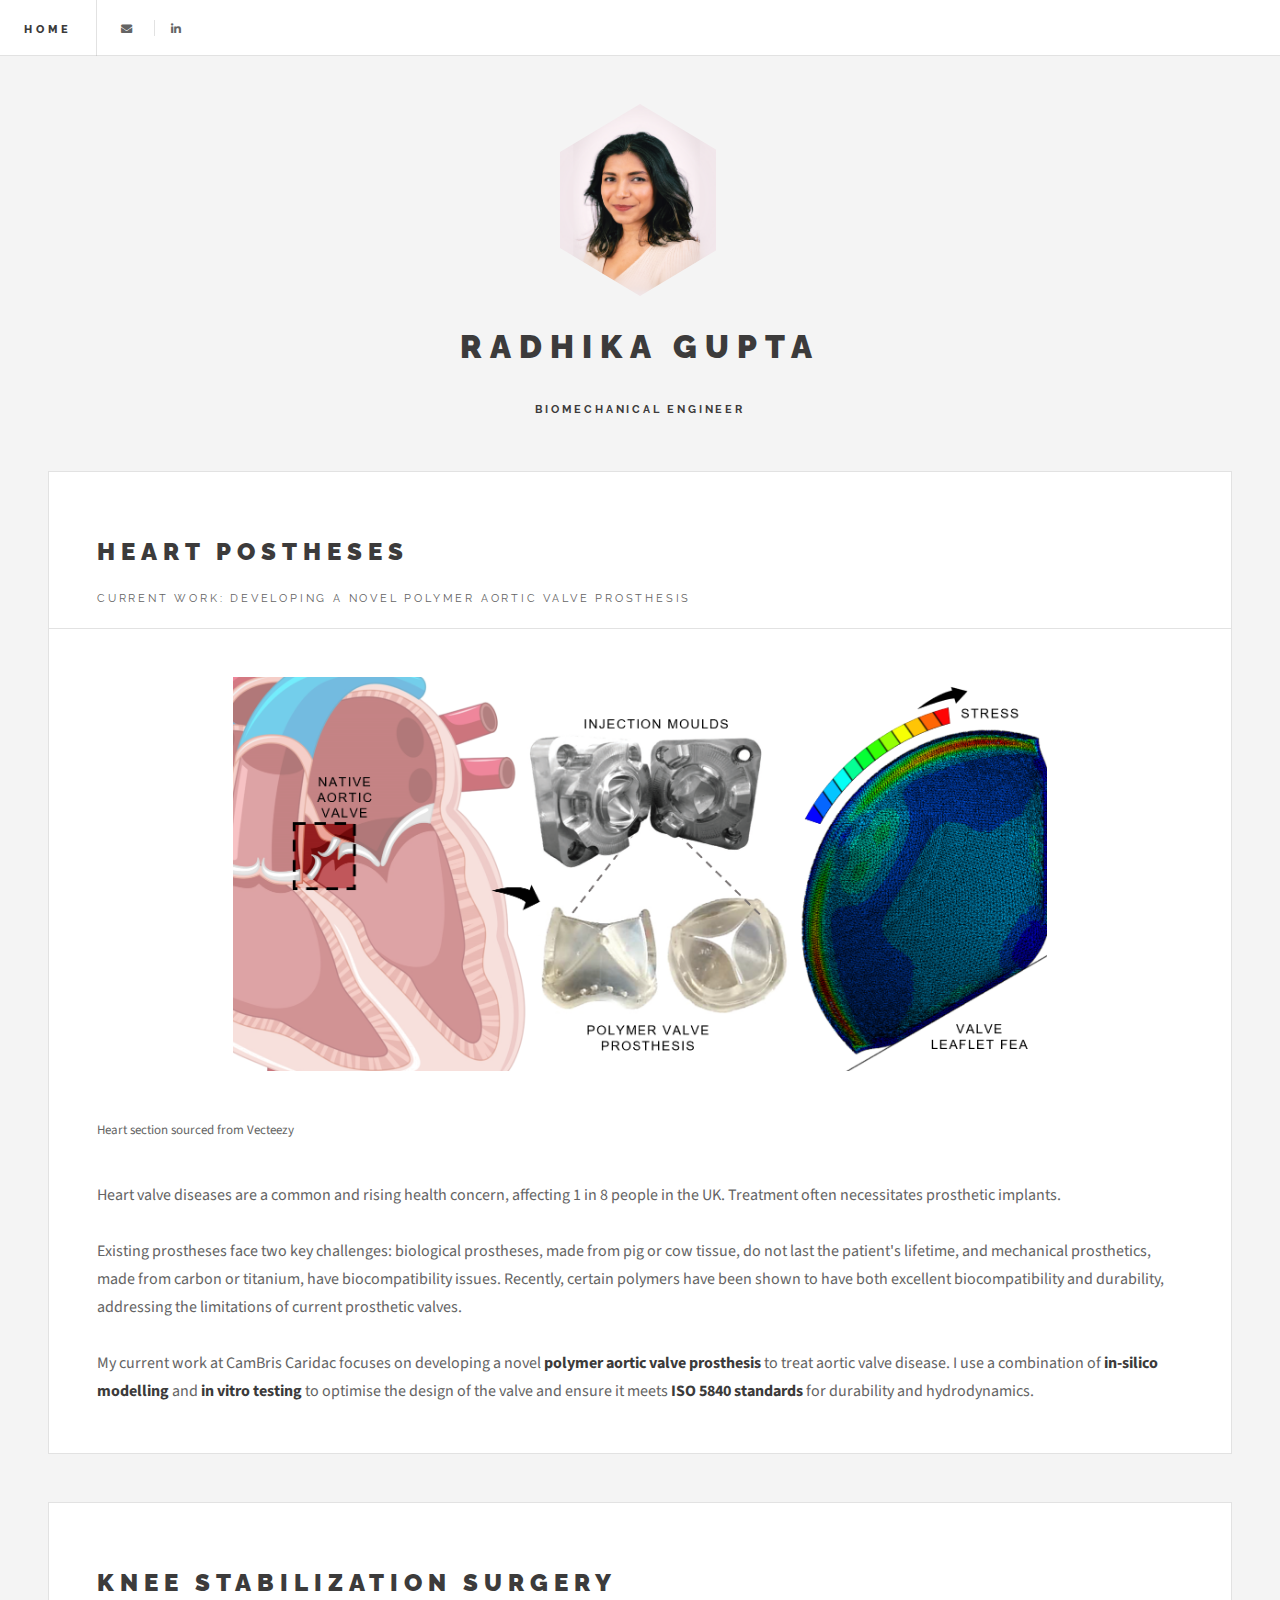
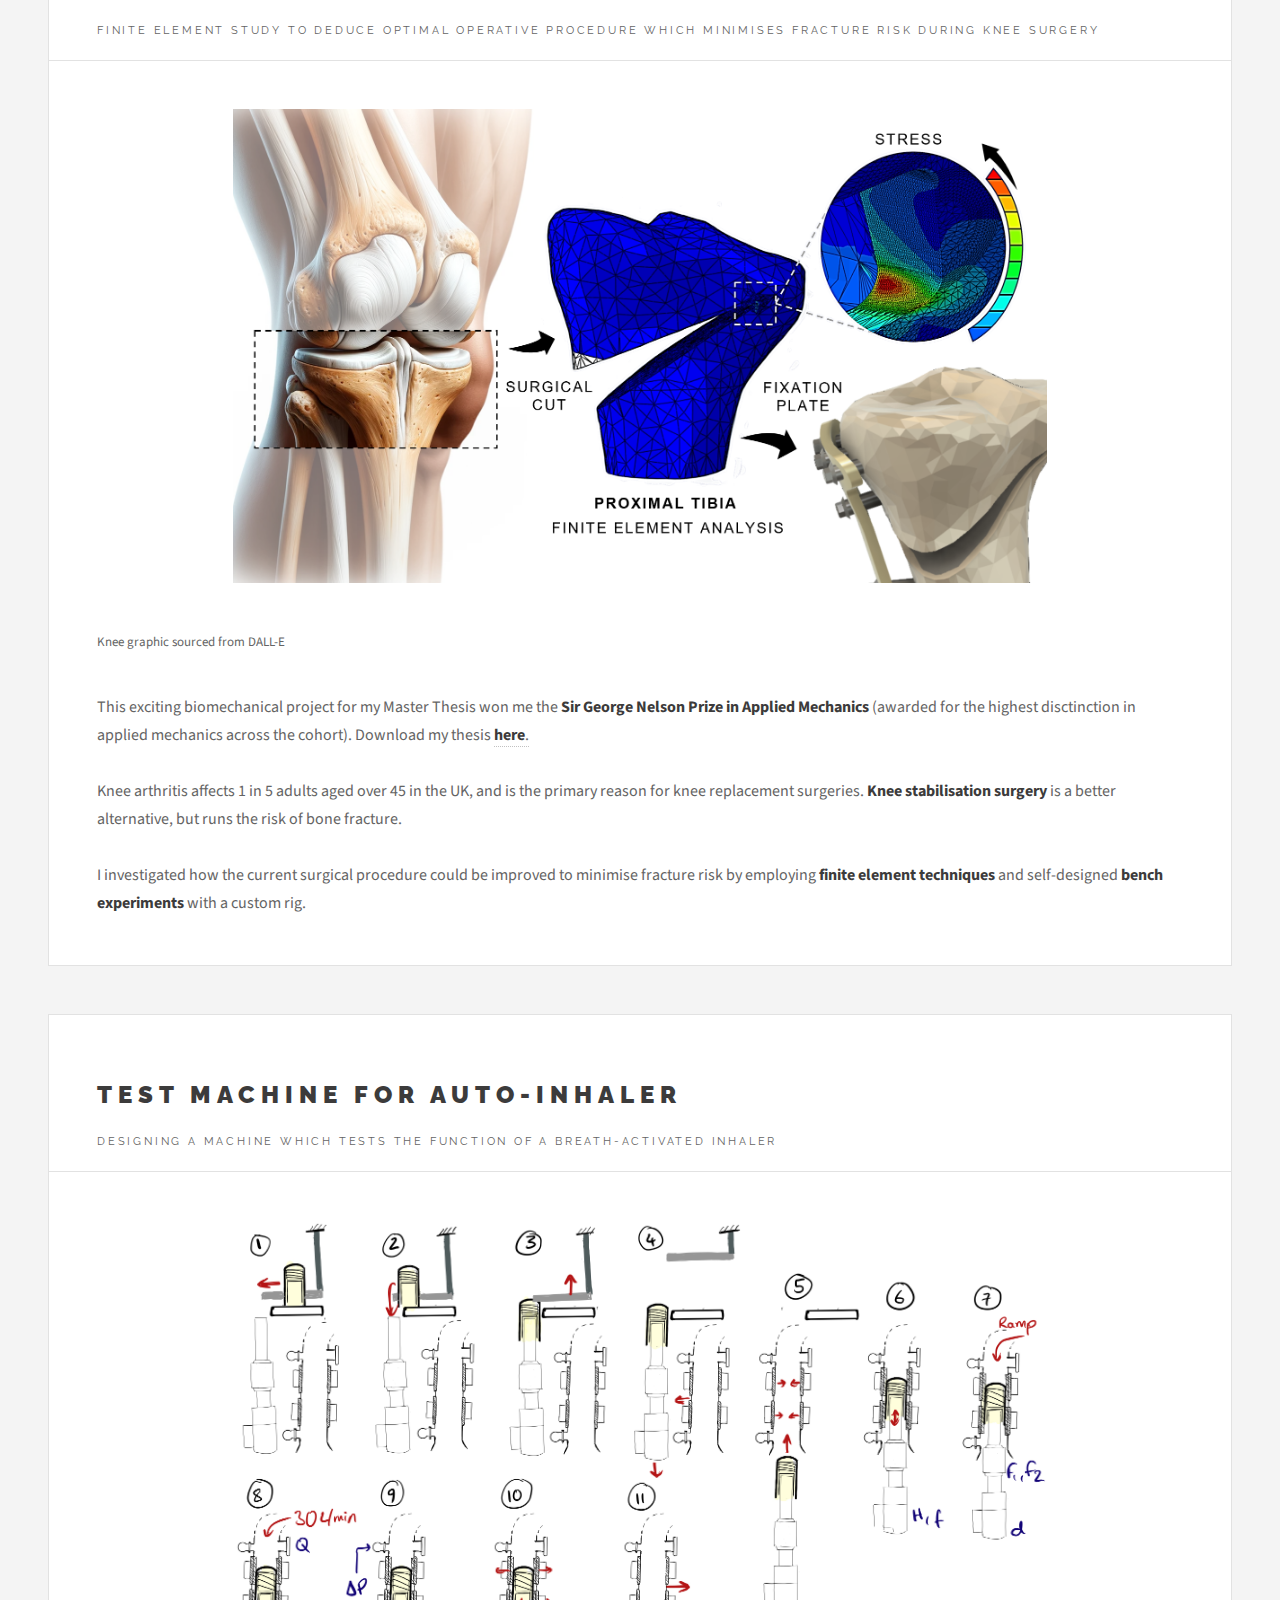
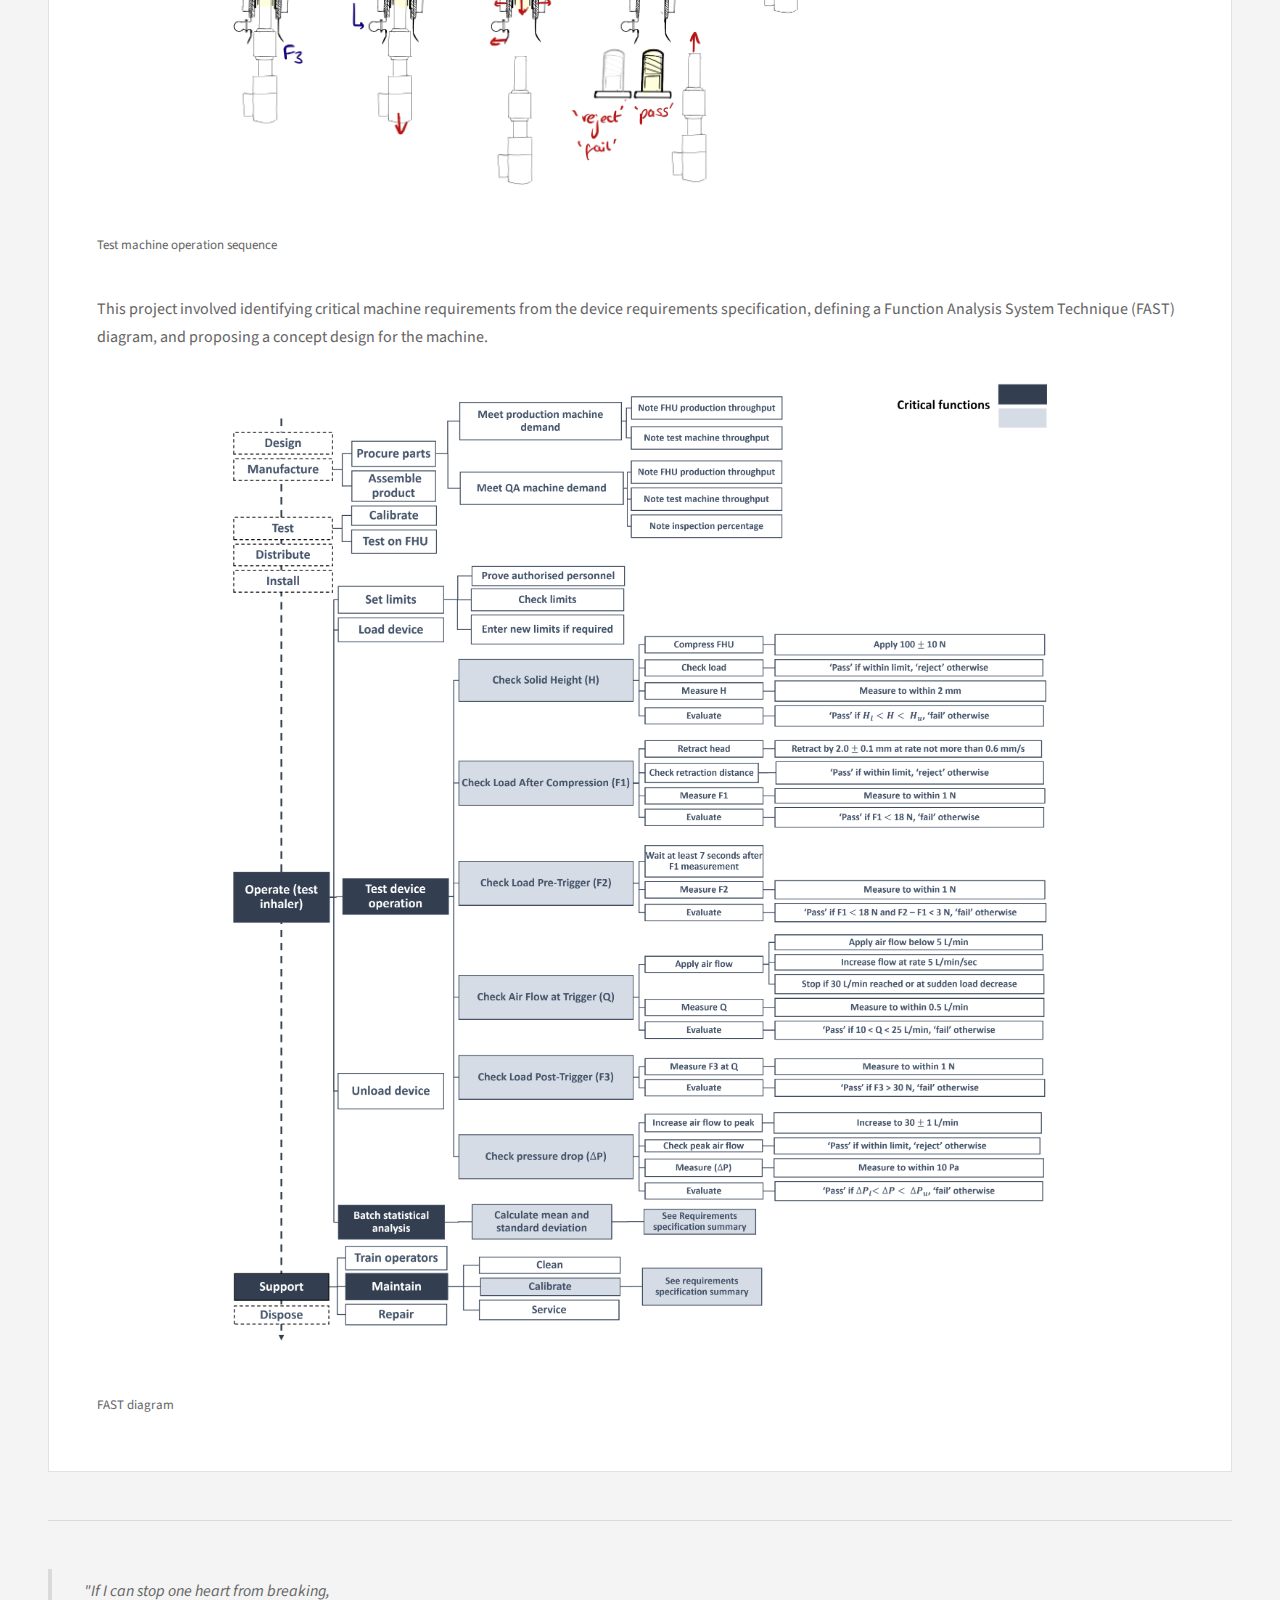
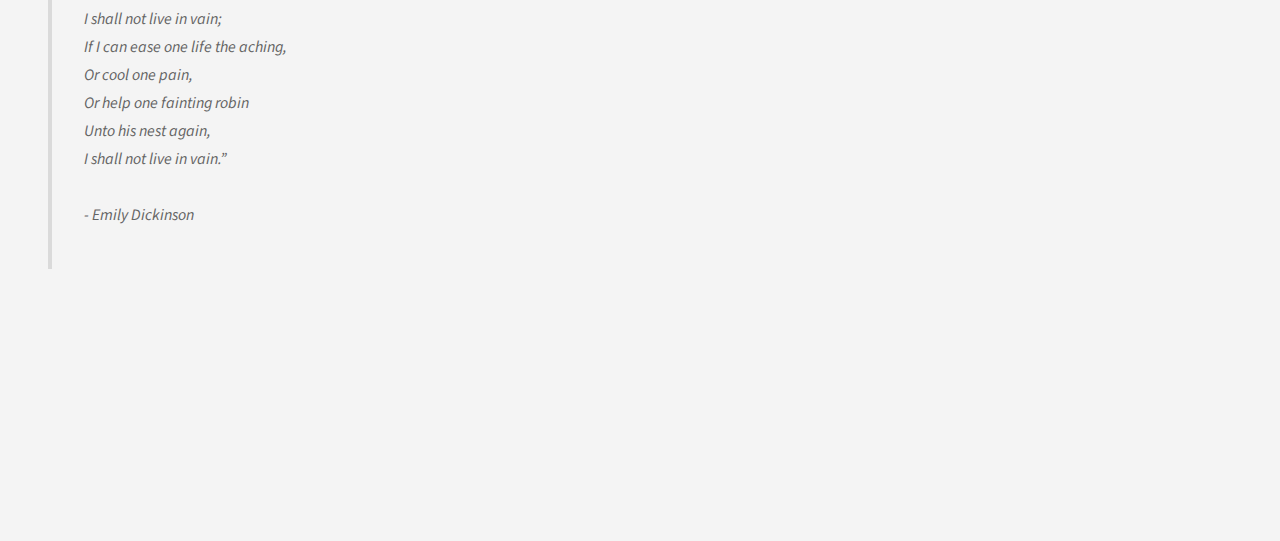
<file: index.html>
<!DOCTYPE HTML>
<!--
	Future Imperfect by HTML5 UP
	html5up.net | @ajlkn
	Free for personal and commercial use under the CCA 3.0 license (html5up.net/license)
-->
<html>

	<head>
		<title>Radhika Gupta</title>
		<link rel="icon" type="image/png" href="images/logo/heart_logo2.PNG">
		<meta charset="utf-8" />
		<meta name="viewport" content="width=device-width, initial-scale=1, user-scalable=no" />
		<link rel="stylesheet" href="assets/css/main.css" />
	</head>

	<body class="is-preload">

		<!-- Wrapper -->
		<div id="wrapper">

			<!-- Header -->
			<header id="header">
				<h1><a href="index.html">Home</a></h1>
				<nav class="links">
					<ul>
						<!-- <li><a href="documents/cv.pdf" download="cv.pdf">CV</a></li> -->
						<li><a href="mailto:rg601@cam.ac.uk" class="icon solid fa-envelope"><span
									class="label">Email</span></a></li>
						<li><a href="https://www.linkedin.com/in/radhika-gupta-b05502192/" target="_blank"
								class="icon brands fa-linkedin-in"><span class="label">LinkedIn</span></a></li>
				</nav>
				<!-- <nav class="main">
					<ul>
						<li class="search">
							<a class="fa-search" href="#search">Search</a>
							<form id="search" method="get" action="#">
								<input type="text" name="query" placeholder="Search" />
							</form>
						</li>
						<li class="menu">
							<a class="fa-bars" href="#menu">Menu</a>
						</li>
					</ul>
				</nav> -->
			</header>

			<!-- Menu -->
			<section id="menu">

				<!-- Search -->
				<!-- <section>
					<form class="search" method="get" action="#">
						<input type="text" name="query" placeholder="Search" />
					</form>
				</section> -->

				<!-- Links -->
				<!-- <section>
					<ul class="links">
						<li>
							<a href="#">
								<h3>Lorem ipsum</h3>
								<p>Feugiat tempus veroeros dolor</p>
							</a>
						</li>
						<li>
							<a href="#">
								<h3>Dolor sit amet</h3>
								<p>Sed vitae justo condimentum</p>
							</a>
						</li>
						<li>
							<a href="#">
								<h3>Feugiat veroeros</h3>
								<p>Phasellus sed ultricies mi congue</p>
							</a>
						</li>
						<li>
							<a href="#">
								<h3>Etiam sed consequat</h3>
								<p>Porta lectus amet ultricies</p>
							</a>
						</li>
					</ul>
				</section> -->

				<!-- Actions -->
				<!-- <section>
					<ul class="actions stacked">
						<li><a href="#" class="button large fit">Log In</a></li>
					</ul>
				</section> -->

			</section>

			<!-- Main -->

			<!-- Post -->
			<div id="main">
				<article class="post">
					<header>
						<div class="title">
							<h2><a href="index.html">Heart Postheses</a></h2>
							<p>Current work: Developing a novel polymer aortic valve prosthesis</p>
						</div>
						<!-- <div class="meta">
							<time class="published" datetime="2015-11-01">Current Work</time>
							<a href="#" class="author"><span class="name">Jane Doe</span><img src="images/avatar.jpg"
									alt="" /></a>
						</div> -->
					</header>
					<a href="index.html" class="image featured"><img
							src="images/Engineering/heart-prostheses/heart-prostheses-cover.png" alt="" />
						<figcaption class="captions" style="font-size: small"><small>Heart section sourced from
								Vecteezy
					</a></small></figcaption>
					</a>
					<!-- <img src="images/Engineering/heart-prostheses/heart-prostheses-cover.png" alt="" /> -->
					<p>Heart valve diseases are a common and rising health concern, affecting 1 in 8 people in the
						UK.
						Treatment often necessitates prosthetic implants.

						<br><br>Existing prostheses face two key challenges: biological prostheses, made from pig or cow
						tissue, do not last the patient's lifetime,
						and mechanical prosthetics, made from carbon or titanium, have biocompatibility issues.
						Recently, certain polymers have been shown to have both excellent biocompatibility and
						durability,
						addressing the limitations of current prosthetic valves.

						<br><br>My current work at CamBris Caridac focuses on developing a novel <strong>polymer aortic
							valve prosthesis</strong> to treat aortic valve disease.
						I use a combination of <strong>in-silico modelling</strong> and <strong>in vitro
							testing</strong> to optimise the design of the valve and ensure it meets <strong>ISO 5840
							standards</strong>
						for durability and hydrodynamics.

					</p>
					<footer>
						<!-- <ul class="actions">
							<li><a href="heart-prostheses.html" class="button large">Continue Reading</a></li>
						</ul> -->
						<!-- <ul class="stats">
							<li><a href="#">General</a></li>
							<li><a href="#" class="icon solid fa-heart">28</a></li>
							<li><a href="#" class="icon solid fa-comment">128</a></li>
						</ul> -->
					</footer>
				</article>

				<!-- Post -->
				<article class="post">
					<header>
						<div class="title">
							<h2><a href="index.html">Knee Stabilization Surgery</a></h2>
							<p>Finite element study to deduce optimal operative procedure which minimises fracture risk
								during knee surgery</p>
						</div>
						<!-- <div class="meta">
							<time class="published" datetime="2015-10-25">2021 - 2022</time>
							<a href="#" class="author"><span class="name">Jane Doe</span><img src="images/avatar.jpg"
									alt="" /></a>
						</div> -->
					</header>
					<a href="index.html" class="image featured"><img
							src="images/Engineering/knee-surgery/knee-surgery-cover.png" alt="" />
						<figcaption class="captions" style="font-size: small"><small>Knee graphic sourced from DALL-E
					</a></small></figcaption>
					</a>
					<p>This exciting biomechanical project for my Master Thesis won me the <strong>Sir George Nelson
							Prize in Applied Mechanics</strong>
						(awarded for the highest disctinction in applied mechanics across the cohort). Download my
						thesis
						<a href="documents/Knee Stabilization Surgery Masther Thesis Gupta, R..pdf"
							download="Knee Stabilization Surgery Masther Thesis Gupta, R..pdf"><strong>here</strong>.</a>

						<br><br>Knee arthritis affects 1 in 5 adults aged over 45 in the UK, and is the primary
						reason for knee replacement surgeries.
						<strong>Knee stabilisation surgery</strong> is a better alternative, but runs the risk of bone
						fracture.

						<br><br> I investigated how the current surgical procedure could be improved to minimise
						fracture risk
						by employing <strong>finite element techniques</strong> and self-designed <strong>bench
							experiments</strong> with a custom rig.
					</p>
					<footer>
						<!-- <ul class="actions">
							<li><a href="knee-surgery.html" class="button large">Continue Reading</a></li>
						</ul> -->
						<!-- <ul class="stats">
							<li><a href="#">General</a></li>
							<li><a href="#" class="icon solid fa-heart">28</a></li>
							<li><a href="#" class="icon solid fa-comment">128</a></li>
						</ul> -->
					</footer>
				</article>

				<!-- Post -->
				<article class="post">
					<header>
						<div class="title">
							<h2><a href="index.html">Test Machine for Auto-Inhaler</a></h2>
							<p>Designing a machine which tests the function of a breath-activated inhaler</p>
						</div>
						<!-- <div class="meta">
							<time class="published" datetime="2015-10-22">October 22, 2015</time>
							<a href="#" class="author"><span class="name">Jane Doe</span><img src="images/avatar.jpg"
									alt="" /></a>
						</div> -->
					</header>
					<a href="index.html" class="image featured"><img
							src="images/Engineering/inhaler-test-machine/cover.jpg" alt="" />
						<figcaption class="captions" style="font-size: small"><small>Test machine operation sequence
					</a></small></figcaption>
					</a>
					<p>
						This project involved identifying critical machine requirements from the device requirements
						specification, defining a Function Analysis System Technique (FAST) diagram,
						and proposing a concept design for the machine.

					</p>
					<a href="index.html" class="image featured"><img
							src="images/Engineering/inhaler-test-machine/inhaler_test_machine_FAST_diagram.png"
							alt="" />
						<figcaption class="captions" style="font-size: small"><small>FAST diagram
					</a></small></figcaption>
					</a>
					<footer>
						<!-- <ul class="actions">
							<li><a href="single.html" class="button large">Continue Reading</a></li>
							</ul> -->
						<!-- <ul class="stats">
							<li><a href="#">General</a></li>
							<li><a href="#" class="icon solid fa-heart">28</a></li>
							<li><a href="#" class="icon solid fa-comment">128</a></li>
						</ul> -->
					</footer>
				</article>

				<!-- Post -->
				<!--
							<article class="post">
								<header>
									<div class="title">
										<h2><a href="#">Elements</a></h2>
										<p>Lorem ipsum dolor amet nullam consequat etiam feugiat</p>
									</div>
									<div class="meta">
										<time class="published" datetime="2015-10-18">October 18, 2015</time>
										<a href="#" class="author"><span class="name">Jane Doe</span><img src="images/avatar.jpg" alt="" /></a>
									</div>
								</header>

								<section>
									<h3>Text</h3>
									<p>This is <b>bold</b> and this is <strong>strong</strong>. This is <i>italic</i> and this is <em>emphasized</em>.
									This is <sup>superscript</sup> text and this is <sub>subscript</sub> text.
									This is <u>underlined</u> and this is code: <code>for (;;) { ... }</code>. Finally, <a href="#">this is a link</a>.</p>
									<hr />
									<p>Nunc lacinia ante nunc ac lobortis. Interdum adipiscing gravida odio porttitor sem non mi integer non faucibus ornare mi ut ante amet placerat aliquet. Volutpat eu sed ante lacinia sapien lorem accumsan varius montes viverra nibh in adipiscing blandit tempus accumsan.</p>
									<hr />
									<h2>Heading Level 2</h2>
									<h3>Heading Level 3</h3>
									<h4>Heading Level 4</h4>
									<hr />
									<h4>Blockquote</h4>
									<blockquote>Fringilla nisl. Donec accumsan interdum nisi, quis tincidunt felis sagittis eget tempus euismod. Vestibulum ante ipsum primis in faucibus vestibulum. Blandit adipiscing eu felis iaculis volutpat ac adipiscing accumsan faucibus. Vestibulum ante ipsum primis in faucibus lorem ipsum dolor sit amet nullam adipiscing eu felis.</blockquote>
									<h4>Preformatted</h4>
									<pre><code>i = 0;

while (!deck.isInOrder()) {
  print 'Iteration ' + i;
  deck.shuffle();
  i++;
}

print 'It took ' + i + ' iterations to sort the deck.';</code></pre>
								</section>

								<section>
									<h3>Lists</h3>
									<div class="row">
										<div class="col-6 col-12-medium">
											<h4>Unordered</h4>
											<ul>
												<li>Dolor pulvinar etiam.</li>
												<li>Sagittis adipiscing.</li>
												<li>Felis enim feugiat.</li>
											</ul>
											<h4>Alternate</h4>
											<ul class="alt">
												<li>Dolor pulvinar etiam.</li>
												<li>Sagittis adipiscing.</li>
												<li>Felis enim feugiat.</li>
											</ul>
										</div>
										<div class="col-6 col-12-medium">
											<h4>Ordered</h4>
											<ol>
												<li>Dolor pulvinar etiam.</li>
												<li>Etiam vel felis viverra.</li>
												<li>Felis enim feugiat.</li>
												<li>Dolor pulvinar etiam.</li>
												<li>Etiam vel felis lorem.</li>
												<li>Felis enim et feugiat.</li>
											</ol>
											<h4>Icons</h4>
											<ul class="icons">
												<li><a href="#" class="icon brands fa-twitter"><span class="label">Twitter</span></a></li>
												<li><a href="#" class="icon brands fa-facebook-f"><span class="label">Facebook</span></a></li>
												<li><a href="#" class="icon brands fa-instagram"><span class="label">Instagram</span></a></li>
												<li><a href="#" class="icon brands fa-github"><span class="label">Github</span></a></li>
											</ul>
										</div>
									</div>
									<h3>Actions</h3>
									<div class="row">
										<div class="col-6 col-12-medium">
											<ul class="actions">
												<li><a href="#" class="button">Default</a></li>
												<li><a href="#" class="button">Default</a></li>
												<li><a href="#" class="button">Default</a></li>
											</ul>
											<ul class="actions small">
												<li><a href="#" class="button small">Small</a></li>
												<li><a href="#" class="button small">Small</a></li>
												<li><a href="#" class="button small">Small</a></li>
											</ul>
											<ul class="actions stacked">
												<li><a href="#" class="button">Default</a></li>
												<li><a href="#" class="button">Default</a></li>
												<li><a href="#" class="button">Default</a></li>
											</ul>
											<ul class="actions stacked">
												<li><a href="#" class="button small">Small</a></li>
												<li><a href="#" class="button small">Small</a></li>
												<li><a href="#" class="button small">Small</a></li>
											</ul>
										</div>
										<div class="col-6 col-12-medium">
											<ul class="actions stacked">
												<li><a href="#" class="button fit">Default</a></li>
												<li><a href="#" class="button fit">Default</a></li>
											</ul>
											<ul class="actions stacked">
												<li><a href="#" class="button small fit">Small</a></li>
												<li><a href="#" class="button small fit">Small</a></li>
											</ul>
										</div>
									</div>
								</section>

								<section>
									<h3>Table</h3>
									<h4>Default</h4>
									<div class="table-wrapper">
										<table>
											<thead>
												<tr>
													<th>Name</th>
													<th>Description</th>
													<th>Price</th>
												</tr>
											</thead>
											<tbody>
												<tr>
													<td>Item One</td>
													<td>Ante turpis integer aliquet porttitor.</td>
													<td>29.99</td>
												</tr>
												<tr>
													<td>Item Two</td>
													<td>Vis ac commodo adipiscing arcu aliquet.</td>
													<td>19.99</td>
												</tr>
												<tr>
													<td>Item Three</td>
													<td> Morbi faucibus arcu accumsan lorem.</td>
													<td>29.99</td>
												</tr>
												<tr>
													<td>Item Four</td>
													<td>Vitae integer tempus condimentum.</td>
													<td>19.99</td>
												</tr>
												<tr>
													<td>Item Five</td>
													<td>Ante turpis integer aliquet porttitor.</td>
													<td>29.99</td>
												</tr>
											</tbody>
											<tfoot>
												<tr>
													<td colspan="2"></td>
													<td>100.00</td>
												</tr>
											</tfoot>
										</table>
									</div>

									<h4>Alternate</h4>
									<div class="table-wrapper">
										<table class="alt">
											<thead>
												<tr>
													<th>Name</th>
													<th>Description</th>
													<th>Price</th>
												</tr>
											</thead>
											<tbody>
												<tr>
													<td>Item One</td>
													<td>Ante turpis integer aliquet porttitor.</td>
													<td>29.99</td>
												</tr>
												<tr>
													<td>Item Two</td>
													<td>Vis ac commodo adipiscing arcu aliquet.</td>
													<td>19.99</td>
												</tr>
												<tr>
													<td>Item Three</td>
													<td> Morbi faucibus arcu accumsan lorem.</td>
													<td>29.99</td>
												</tr>
												<tr>
													<td>Item Four</td>
													<td>Vitae integer tempus condimentum.</td>
													<td>19.99</td>
												</tr>
												<tr>
													<td>Item Five</td>
													<td>Ante turpis integer aliquet porttitor.</td>
													<td>29.99</td>
												</tr>
											</tbody>
											<tfoot>
												<tr>
													<td colspan="2"></td>
													<td>100.00</td>
												</tr>
											</tfoot>
										</table>
									</div>
								</section>

								<section>
									<h3>Buttons</h3>
									<ul class="actions">
										<li><a href="#" class="button large">Large</a></li>
										<li><a href="#" class="button">Default</a></li>
										<li><a href="#" class="button small">Small</a></li>
									</ul>
									<ul class="actions fit">
										<li><a href="#" class="button fit">Fit</a></li>
										<li><a href="#" class="button fit">Fit</a></li>
										<li><a href="#" class="button fit">Fit</a></li>
									</ul>
									<ul class="actions fit small">
										<li><a href="#" class="button fit small">Fit + Small</a></li>
										<li><a href="#" class="button fit small">Fit + Small</a></li>
										<li><a href="#" class="button fit small">Fit + Small</a></li>
									</ul>
									<ul class="actions">
										<li><a href="#" class="button icon solid fa-download">Icon</a></li>
										<li><a href="#" class="button icon solid fa-upload">Icon</a></li>
										<li><a href="#" class="button icon solid fa-save">Icon</a></li>
									</ul>
									<ul class="actions">
										<li><span class="button disabled">Disabled</span></li>
										<li><span class="button disabled icon solid fa-download">Disabled</span></li>
									</ul>
								</section>

								<section>
									<h3>Form</h3>
									<form method="post" action="#">
										<div class="row gtr-uniform">
											<div class="col-6 col-12-xsmall">
												<input type="text" name="demo-name" id="demo-name" value="" placeholder="Name" />
											</div>
											<div class="col-6 col-12-xsmall">
												<input type="email" name="demo-email" id="demo-email" value="" placeholder="Email" />
											</div>
											<div class="col-12">
												<select name="demo-category" id="demo-category">
													<option value="">- Category -</option>
													<option value="1">Manufacturing</option>
													<option value="1">Shipping</option>
													<option value="1">Administration</option>
													<option value="1">Human Resources</option>
												</select>
											</div>
											<div class="col-4 col-12-small">
												<input type="radio" id="demo-priority-low" name="demo-priority" checked>
												<label for="demo-priority-low">Low</label>
											</div>
											<div class="col-4 col-12-small">
												<input type="radio" id="demo-priority-normal" name="demo-priority">
												<label for="demo-priority-normal">Normal</label>
											</div>
											<div class="col-4 col-12-small">
												<input type="radio" id="demo-priority-high" name="demo-priority">
												<label for="demo-priority-high">High</label>
											</div>
											<div class="col-6 col-12-small">
												<input type="checkbox" id="demo-copy" name="demo-copy">
												<label for="demo-copy">Email me a copy</label>
											</div>
											<div class="col-6 col-12-small">
												<input type="checkbox" id="demo-human" name="demo-human" checked>
												<label for="demo-human">Not a robot</label>
											</div>
											<div class="col-12">
												<textarea name="demo-message" id="demo-message" placeholder="Enter your message" rows="6"></textarea>
											</div>
											<div class="col-12">
												<ul class="actions">
													<li><input type="submit" value="Send Message" /></li>
													<li><input type="reset" value="Reset" /></li>
												</ul>
											</div>
										</div>
									</form>
								</section>

								<section>
									<h3>Image</h3>
									<h4>Fit</h4>
									<div class="box alt">
										<div class="row gtr-uniform">
											<div class="col-12"><span class="image fit"><img src="images/pic02.jpg" alt="" /></span></div>
											<div class="col-4"><span class="image fit"><img src="images/pic04.jpg" alt="" /></span></div>
											<div class="col-4"><span class="image fit"><img src="images/pic05.jpg" alt="" /></span></div>
											<div class="col-4"><span class="image fit"><img src="images/pic06.jpg" alt="" /></span></div>
											<div class="col-4"><span class="image fit"><img src="images/pic06.jpg" alt="" /></span></div>
											<div class="col-4"><span class="image fit"><img src="images/pic04.jpg" alt="" /></span></div>
											<div class="col-4"><span class="image fit"><img src="images/pic05.jpg" alt="" /></span></div>
											<div class="col-4"><span class="image fit"><img src="images/pic05.jpg" alt="" /></span></div>
											<div class="col-4"><span class="image fit"><img src="images/pic06.jpg" alt="" /></span></div>
											<div class="col-4"><span class="image fit"><img src="images/pic04.jpg" alt="" /></span></div>
										</div>
									</div>
									<h4>Left &amp; Right</h4>
									<p><span class="image left"><img src="images/pic07.jpg" alt="" /></span>Fringilla nisl. Donec accumsan interdum nisi, quis tincidunt felis sagittis eget. tempus euismod. Vestibulum ante ipsum primis in faucibus vestibulum. Blandit adipiscing eu felis iaculis volutpat ac adipiscing accumsan eu faucibus. Integer ac pellentesque praesent tincidunt felis sagittis eget. tempus euismod. Vestibulum ante ipsum primis in faucibus vestibulum. Blandit adipiscing eu felis iaculis volutpat ac adipiscing accumsan eu faucibus. Integer ac pellentesque praesent. Donec accumsan interdum nisi, quis tincidunt felis sagittis eget. tempus euismod. Vestibulum ante ipsum primis in faucibus vestibulum. Blandit adipiscing eu felis iaculis volutpat ac adipiscing accumsan eu faucibus. Integer ac pellentesque praesent tincidunt felis sagittis eget. tempus euismod. Vestibulum ante ipsum primis in faucibus vestibulum. Blandit adipiscing eu felis iaculis volutpat ac adipiscing accumsan eu faucibus. Integer ac pellentesque praesent. Blandit adipiscing eu felis iaculis volutpat ac adipiscing accumsan eu faucibus. Integer ac pellentesque praesent tincidunt felis sagittis eget. tempus euismod. Vestibulum ante ipsum primis in faucibus vestibulum. Blandit adipiscing eu felis iaculis volutpat ac adipiscing accumsan eu faucibus. Integer ac pellentesque praesent.</p>
									<p><span class="image right"><img src="images/pic04.jpg" alt="" /></span>Fringilla nisl. Donec accumsan interdum nisi, quis tincidunt felis sagittis eget. tempus euismod. Vestibulum ante ipsum primis in faucibus vestibulum. Blandit adipiscing eu felis iaculis volutpat ac adipiscing accumsan eu faucibus. Integer ac pellentesque praesent tincidunt felis sagittis eget. tempus euismod. Vestibulum ante ipsum primis in faucibus vestibulum. Blandit adipiscing eu felis iaculis volutpat ac adipiscing accumsan eu faucibus. Integer ac pellentesque praesent. Donec accumsan interdum nisi, quis tincidunt felis sagittis eget. tempus euismod. Vestibulum ante ipsum primis in faucibus vestibulum. Blandit adipiscing eu felis iaculis volutpat ac adipiscing accumsan eu faucibus. Integer ac pellentesque praesent tincidunt felis sagittis eget. tempus euismod. Vestibulum ante ipsum primis in faucibus vestibulum. Blandit adipiscing eu felis iaculis volutpat ac adipiscing accumsan eu faucibus. Integer ac pellentesque praesent. Blandit adipiscing eu felis iaculis volutpat ac adipiscing accumsan eu faucibus. Integer ac pellentesque praesent tincidunt felis sagittis eget. tempus euismod. Vestibulum ante ipsum primis in faucibus vestibulum. Blandit adipiscing eu felis iaculis volutpat ac adipiscing accumsan eu faucibus. Integer ac pellentesque praesent.</p>
								</section>

							</article>
						-->

				<!-- Pagination -->
				<!-- <ul class="actions pagination">
					<li><a href="" class="disabled button large previous">Previous Page</a></li>
					<li><a href="#" class="button large next">Next Page</a></li>
				</ul> -->

			</div>

			<!-- Sidebar -->
			<section id="sidebar">

				<!-- Intro -->
				<section id="intro">
					<a href="#" class="logo"><img src="images/headshot.jpg" alt="" /></a>
					<header>
						<h2>Radhika Gupta</h2>
						<p><strong>Biomechanical Engineer</strong><span id="cursor"></span></p>

						<!-- <script>
						  // JavaScript code to create the typing animation effect
						  let text = "Biomechanical Engineer";
						  let index = 0;
						  let interval; // Declare the interval variable outside the functions
						
						  function typeWriter() {
							if (index < text.length) {
							  document.getElementById("cursor").innerHTML += text.charAt(index);
							  index++;
							  setTimeout(typeWriter, 100);
							} else {
							  clearInterval(interval); // Stop the animation after the word is fully typed
							}
						  }
						
						  typeWriter(); // Call the function once to start the animation
						
						  // Replay the animation every 30 seconds
						  interval = setInterval(() => {
							document.getElementById("cursor").innerHTML = ""; // Clear the word
							index = 0; // Reset the index
							typeWriter(); // Restart the animation
						  }, 5000); // 30 seconds in milliseconds
						</script> -->
					</header>
				</section>


				<!-- Quote section -->
				<!-- Quote -->
				<section>
					<blockquote>
						<p>"If I can stop one heart from breaking,
							<br>I shall not live in vain;
							<br>If I can ease one life the aching,
							<br>Or cool one pain,
							<br>Or help one fainting robin
							<br>Unto his nest again,
							<br>I shall not live in vain.”
							<br><br>- Emily Dickinson
						</p>
					</blockquote>
				</section>

				<!-- Mini Posts -->
				<section>
					<div class="mini-posts">

						<!-- Mini Post -->
						<article class="mini-post">
							<header>
								<h3><a href="single.html">Vitae sed condimentum</a></h3>
								<time class="published" datetime="2015-10-20">October 20, 2015</time>
								<a href="#" class="author"><img src="images/avatar.jpg" alt="" /></a>
							</header>
							<a href="single.html" class="image"><img src="images/pic04.jpg" alt="" /></a>
						</article>

					</div>
				</section>


				<!-- Posts List -->
				<section>
					<ul class="posts">
						<li>
							<article>
								<header>
									<h3><a href="single.html">Lorem ipsum fermentum ut nisl vitae</a></h3>
									<time class="published" datetime="2015-10-20">October 20, 2015</time>
								</header>
								<a href="single.html" class="image"><img src="images/pic08.jpg" alt="" /></a>
							</article>
						</li>
					</ul>
				</section>

				<!-- About -->
				<!-- <section class="blurb">
					<h2>About</h2>
					<p>Mauris neque quam, fermentum ut nisl vitae, convallis maximus nisl. Sed mattis nunc id lorem
						euismod amet placerat. Vivamus porttitor magna enim, ac accumsan tortor cursus at phasellus sed
						ultricies.</p>
					<ul class="actions">
						<li><a href="#" class="button">Learn More</a></li>
					</ul>
				</section> -->

				<!-- Footer -->
				<!-- <section id="footer">
					<ul class="icons">
						<li><a href="#" class="icon brands fa-twitter"><span class="label">Twitter</span></a></li>
						<li><a href="#" class="icon brands fa-facebook-f"><span class="label">Facebook</span></a></li>
						<li><a href="#" class="icon brands fa-instagram"><span class="label">Instagram</span></a></li>
						<li><a href="#" class="icon solid fa-rss"><span class="label">RSS</span></a></li>
						<li><a href="#" class="icon solid fa-envelope"><span class="label">Email</span></a></li>
					</ul>
					<p class="copyright">&copy; Untitled. Design: <a href="http://html5up.net">HTML5 UP</a>. Images: <a
							href="http://unsplash.com">Unsplash</a>.</p>
				</section> -->

			</section>

		</div>

		<!-- Scripts -->
		<script src="assets/js/jquery.min.js"></script>
		<script src="assets/js/browser.min.js"></script>
		<script src="assets/js/breakpoints.min.js"></script>
		<script src="assets/js/util.js"></script>
		<script src="assets/js/main.js"></script>

	</body>

</html>
</file>
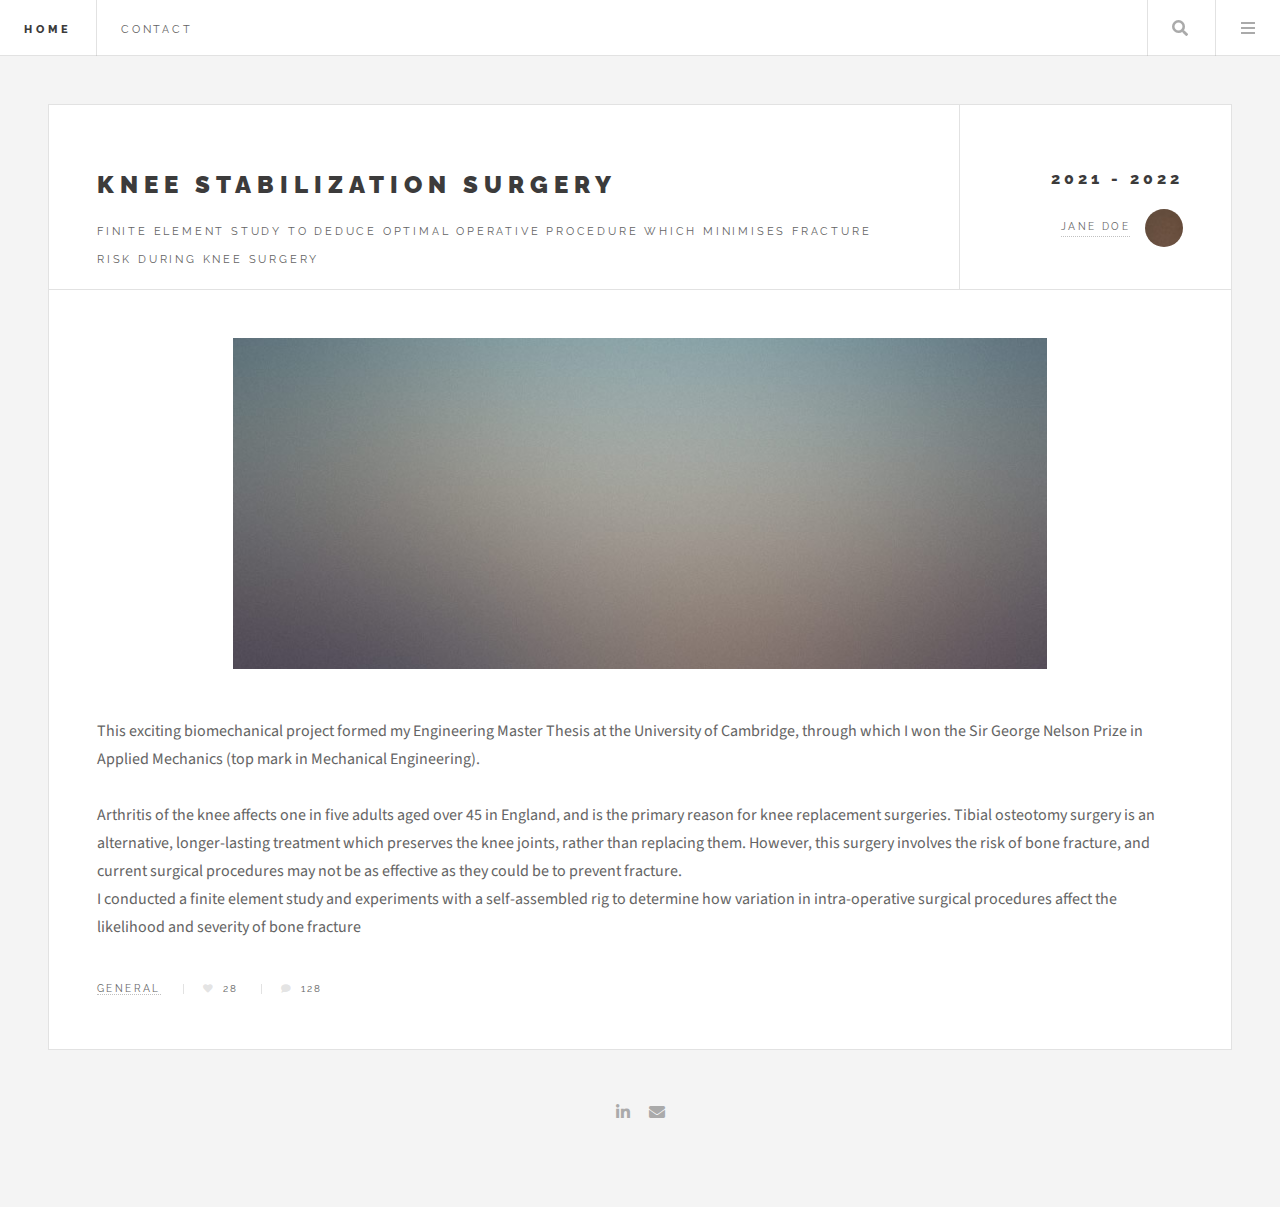
<file: knee-surgery.html>
<!DOCTYPE HTML>
<!--
	Future Imperfect by HTML5 UP
	html5up.net | @ajlkn
	Free for personal and commercial use under the CCA 3.0 license (html5up.net/license)
-->
<html>
	<head>
		<title>Radhika Gupta</title>
		<meta charset="utf-8" />
		<meta name="viewport" content="width=device-width, initial-scale=1, user-scalable=no" />
		<link rel="stylesheet" href="assets/css/main.css" />
	</head>
	<body class="single is-preload">

		<!-- Wrapper -->
			<div id="wrapper">

				<!-- Header -->
					<header id="header">
						<h1><a href="index.html">Home</a></h1>
						<nav class="links">
							<ul>
								<li><a href="contact.html">Contact</a></li>
							</ul>
						</nav>
						<nav class="main">
							<ul>
								<li class="search">
									<a class="fa-search" href="#search">Search</a>
									<form id="search" method="get" action="#">
										<input type="text" name="query" placeholder="Search" />
									</form>
								</li>
								<li class="menu">
									<a class="fa-bars" href="#menu">Menu</a>
								</li>
							</ul>
						</nav>
					</header>

				<!-- Menu -->
					<section id="menu">

						<!-- Search -->
							<section>
								<form class="search" method="get" action="#">
									<input type="text" name="query" placeholder="Search" />
								</form>
							</section>

						<!-- Links -->
							<section>
								<ul class="links">
									<li>
										<a href="#">
											<h3>Lorem ipsum</h3>
											<p>Feugiat tempus veroeros dolor</p>
										</a>
									</li>
									<li>
										<a href="#">
											<h3>Dolor sit amet</h3>
											<p>Sed vitae justo condimentum</p>
										</a>
									</li>
									<li>
										<a href="#">
											<h3>Feugiat veroeros</h3>
											<p>Phasellus sed ultricies mi congue</p>
										</a>
									</li>
									<li>
										<a href="#">
											<h3>Etiam sed consequat</h3>
											<p>Porta lectus amet ultricies</p>
										</a>
									</li>
								</ul>
							</section>

						<!-- Actions -->
							<section>
								<ul class="actions stacked">
									<li><a href="#" class="button large fit">Log In</a></li>
								</ul>
							</section>

					</section>

				<!-- Main -->
					<div id="main">

						<!-- Post -->
							<article class="post">
								<header>
									<div class="title">
										<h2><a href="#">Knee Stabilization Surgery</a></h2>
										<p>Finite element study to deduce optimal operative procedure which minimises fracture risk during knee surgery</p>
									</div>
									<div class="meta">
										<time class="published" datetime="2015-11-01">2021 - 2022</time>
										<a href="#" class="author"><span class="name">Jane Doe</span><img src="images/avatar.jpg" alt="" /></a>
									</div>
								</header>
								<span class="image featured"><img src="images/pic01.jpg" alt="" /></span>
								<p>This exciting biomechanical project formed my Engineering Master Thesis at the University of Cambridge, 
									through which I won the Sir George Nelson Prize in Applied Mechanics (top mark in Mechanical Engineering).
			
									<br>
									<br>Arthritis of the knee affects one in five adults aged over 45 in England, and is the primary reason for knee replacement surgeries. 
									Tibial osteotomy surgery is an alternative, longer-lasting treatment which preserves the knee joints, rather than replacing them. 
									However, this surgery involves the risk of bone fracture, and current surgical procedures may not be as effective as they could be to prevent fracture.
									
									<br>I conducted a finite element study and experiments with a self-assembled rig 
									to determine how variation in intra-operative surgical procedures affect the likelihood and severity of bone fracture 
								</p>
								<footer>
									<ul class="stats">
										<li><a href="#">General</a></li>
										<li><a href="#" class="icon solid fa-heart">28</a></li>
										<li><a href="#" class="icon solid fa-comment">128</a></li>
									</ul>
								</footer>
							</article>

					</div>

				<!-- Footer -->
					<section id="footer">
						<ul class="icons">
							<li><a href="#" class="icon brands fa-linkedin-in"><span class="label">LinkedIn</span></a></li>
							<li><a href="#" class="icon solid fa-envelope"><span class="label">Email</span></a></li>
						</ul>
					</section>

			</div>

		<!-- Scripts -->
			<script src="assets/js/jquery.min.js"></script>
			<script src="assets/js/browser.min.js"></script>
			<script src="assets/js/breakpoints.min.js"></script>
			<script src="assets/js/util.js"></script>
			<script src="assets/js/main.js"></script>

	</body>
</html>
</file>
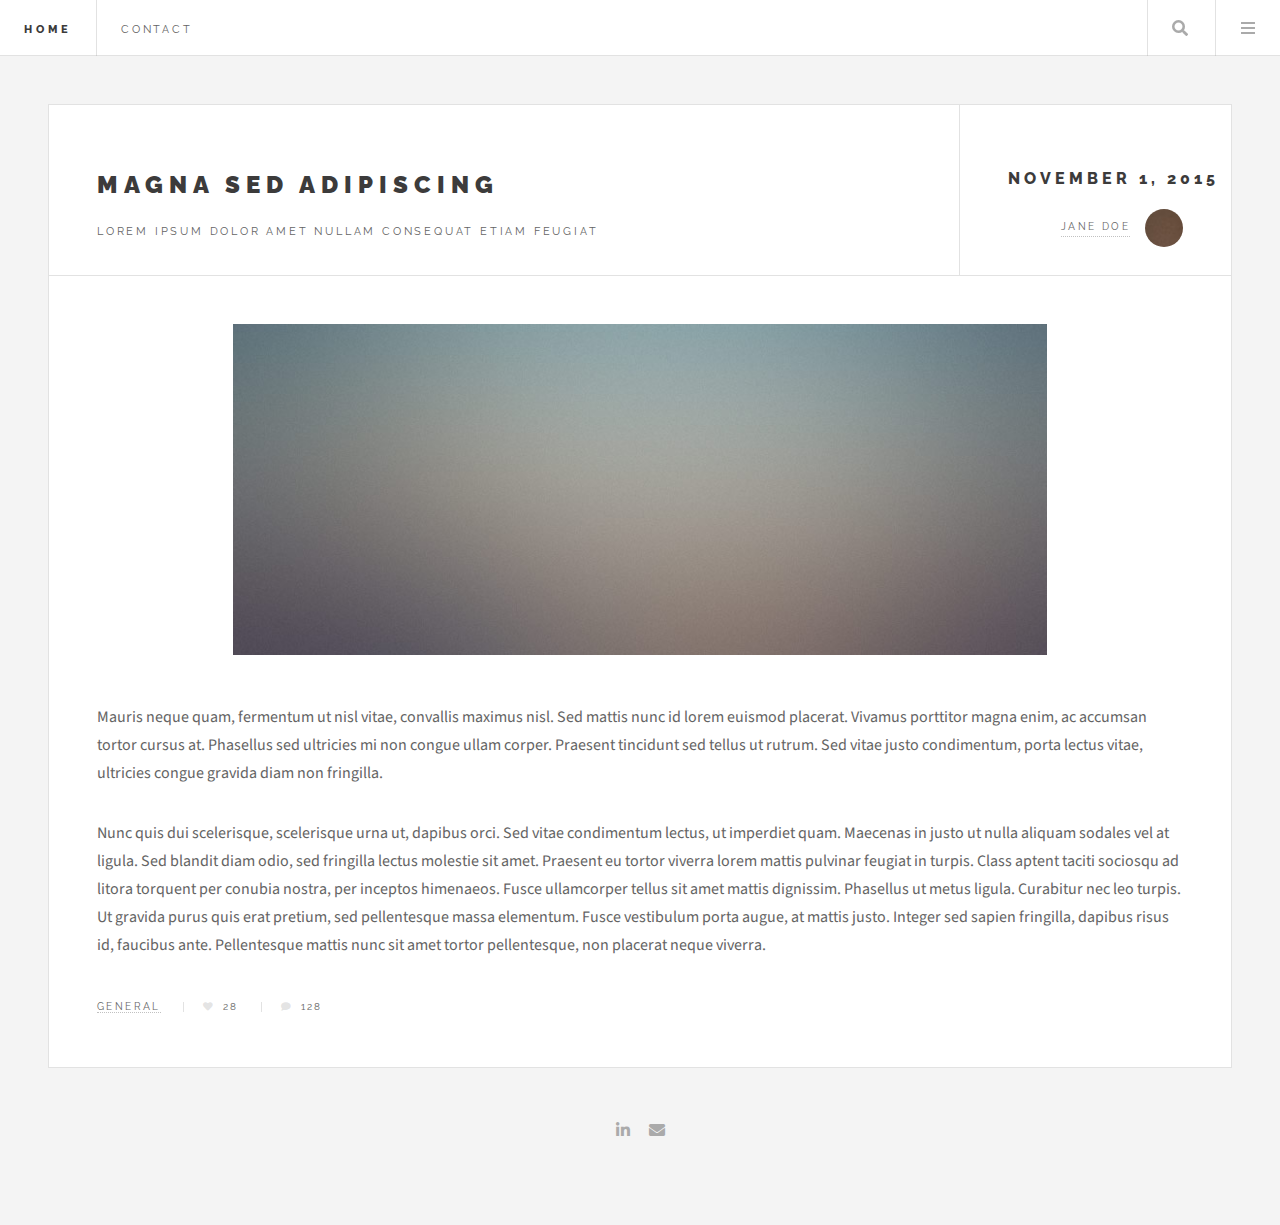
<file: single.html>
<!DOCTYPE HTML>
<!--
	Future Imperfect by HTML5 UP
	html5up.net | @ajlkn
	Free for personal and commercial use under the CCA 3.0 license (html5up.net/license)
-->
<html>
	<head>
		<title>Single - Future Imperfect by HTML5 UP</title>
		<meta charset="utf-8" />
		<meta name="viewport" content="width=device-width, initial-scale=1, user-scalable=no" />
		<link rel="stylesheet" href="assets/css/main.css" />
	</head>
	<body class="single is-preload">

		<!-- Wrapper -->
			<div id="wrapper">

				<!-- Header -->
					<header id="header">
						<h1><a href="index.html">Home</a></h1>
						<nav class="links">
							<ul>
								<li><a href="contact.html">Contact</a></li>
							</ul>
						</nav>
						<nav class="main">
							<ul>
								<li class="search">
									<a class="fa-search" href="#search">Search</a>
									<form id="search" method="get" action="#">
										<input type="text" name="query" placeholder="Search" />
									</form>
								</li>
								<li class="menu">
									<a class="fa-bars" href="#menu">Menu</a>
								</li>
							</ul>
						</nav>
					</header>

				<!-- Menu -->
					<section id="menu">

						<!-- Search -->
							<section>
								<form class="search" method="get" action="#">
									<input type="text" name="query" placeholder="Search" />
								</form>
							</section>

						<!-- Links -->
							<section>
								<ul class="links">
									<li>
										<a href="#">
											<h3>Lorem ipsum</h3>
											<p>Feugiat tempus veroeros dolor</p>
										</a>
									</li>
									<li>
										<a href="#">
											<h3>Dolor sit amet</h3>
											<p>Sed vitae justo condimentum</p>
										</a>
									</li>
									<li>
										<a href="#">
											<h3>Feugiat veroeros</h3>
											<p>Phasellus sed ultricies mi congue</p>
										</a>
									</li>
									<li>
										<a href="#">
											<h3>Etiam sed consequat</h3>
											<p>Porta lectus amet ultricies</p>
										</a>
									</li>
								</ul>
							</section>

						<!-- Actions -->
							<section>
								<ul class="actions stacked">
									<li><a href="#" class="button large fit">Log In</a></li>
								</ul>
							</section>

					</section>

				<!-- Main -->
					<div id="main">

						<!-- Post -->
							<article class="post">
								<header>
									<div class="title">
										<h2><a href="#">Magna sed adipiscing</a></h2>
										<p>Lorem ipsum dolor amet nullam consequat etiam feugiat</p>
									</div>
									<div class="meta">
										<time class="published" datetime="2015-11-01">November 1, 2015</time>
										<a href="#" class="author"><span class="name">Jane Doe</span><img src="images/avatar.jpg" alt="" /></a>
									</div>
								</header>
								<span class="image featured"><img src="images/pic01.jpg" alt="" /></span>
								<p>Mauris neque quam, fermentum ut nisl vitae, convallis maximus nisl. Sed mattis nunc id lorem euismod placerat. Vivamus porttitor magna enim, ac accumsan tortor cursus at. Phasellus sed ultricies mi non congue ullam corper. Praesent tincidunt sed tellus ut rutrum. Sed vitae justo condimentum, porta lectus vitae, ultricies congue gravida diam non fringilla.</p>
								<p>Nunc quis dui scelerisque, scelerisque urna ut, dapibus orci. Sed vitae condimentum lectus, ut imperdiet quam. Maecenas in justo ut nulla aliquam sodales vel at ligula. Sed blandit diam odio, sed fringilla lectus molestie sit amet. Praesent eu tortor viverra lorem mattis pulvinar feugiat in turpis. Class aptent taciti sociosqu ad litora torquent per conubia nostra, per inceptos himenaeos. Fusce ullamcorper tellus sit amet mattis dignissim. Phasellus ut metus ligula. Curabitur nec leo turpis. Ut gravida purus quis erat pretium, sed pellentesque massa elementum. Fusce vestibulum porta augue, at mattis justo. Integer sed sapien fringilla, dapibus risus id, faucibus ante. Pellentesque mattis nunc sit amet tortor pellentesque, non placerat neque viverra. </p>
								<footer>
									<ul class="stats">
										<li><a href="#">General</a></li>
										<li><a href="#" class="icon solid fa-heart">28</a></li>
										<li><a href="#" class="icon solid fa-comment">128</a></li>
									</ul>
								</footer>
							</article>

					</div>

				<!-- Footer -->
					<section id="footer">
						<ul class="icons">
							<li><a href="#" class="icon brands fa-linkedin-in"><span class="label">LinkedIn</span></a></li>
							<li><a href="#" class="icon solid fa-envelope"><span class="label">Email</span></a></li>
						</ul>
					</section>

			</div>

		<!-- Scripts -->
			<script src="assets/js/jquery.min.js"></script>
			<script src="assets/js/browser.min.js"></script>
			<script src="assets/js/breakpoints.min.js"></script>
			<script src="assets/js/util.js"></script>
			<script src="assets/js/main.js"></script>

	</body>
</html>
</file>
<file: assets/css/main.css>
@import url(fontawesome-all.min.css);
@import url("https://fonts.googleapis.com/css?family=Source+Sans+Pro:400,700|Raleway:400,800,900");

/*
	Future Imperfect by HTML5 UP
	html5up.net | @ajlkn
	Free for personal and commercial use under the CCA 3.0 license (html5up.net/license)
*/

html,
body,
div,
span,
applet,
object,
iframe,
h1,
h2,
h3,
h4,
h5,
h6,
p,
blockquote,
pre,
a,
abbr,
acronym,
address,
big,
cite,
code,
del,
dfn,
em,
img,
ins,
kbd,
q,
s,
samp,
small,
strike,
strong,
sub,
sup,
tt,
var,
b,
u,
i,
center,
dl,
dt,
dd,
ol,
ul,
li,
fieldset,
form,
label,
legend,
table,
caption,
tbody,
tfoot,
thead,
tr,
th,
td,
article,
aside,
canvas,
details,
embed,
figure,
figcaption,
footer,
header,
hgroup,
menu,
nav,
output,
ruby,
section,
summary,
time,
mark,
audio,
video {
	margin: 0;
	padding: 0;
	border: 0;
	font-size: 100%;
	font: inherit;
	vertical-align: baseline;
}

article,
aside,
details,
figcaption,
figure,
footer,
header,
hgroup,
menu,
nav,
section {
	display: block;
}

body {
	line-height: 1;
}

ol,
ul {
	list-style: none;
}

blockquote,
q {
	quotes: none;
}

blockquote:before,
blockquote:after,
q:before,
q:after {
	content: '';
	content: none;
}

table {
	border-collapse: collapse;
	border-spacing: 0;
}

body {
	-webkit-text-size-adjust: none;
}

mark {
	background-color: transparent;
	color: inherit;
}

input::-moz-focus-inner {
	border: 0;
	padding: 0;
}

input,
select,
textarea {
	-moz-appearance: none;
	-webkit-appearance: none;
	-ms-appearance: none;
	appearance: none;
}

/* Basic */

@-ms-viewport {
	width: device-width;
}

body {
	-ms-overflow-style: scrollbar;
}

@media screen and (max-width: 480px) {

	html,
	body {
		min-width: 320px;
	}

}

html {
	box-sizing: border-box;
}

*,
*:before,
*:after {
	box-sizing: inherit;
}
body {
	background: #f4f4f4;
}

body.is-preload *,
body.is-preload *:before,
body.is-preload *:after {
	-moz-animation: none !important;
	-webkit-animation: none !important;
	-ms-animation: none !important;
	animation: none !important;
	-moz-transition: none !important;
	-webkit-transition: none !important;
	-ms-transition: none !important;
	transition: none !important;
}

/* Type */

body,
input,
select,
textarea {
	color: #646464;
	font-family: "Source Sans Pro", Helvetica, sans-serif;
	font-size: 14pt;
	font-weight: 400;
	line-height: 1.75;
}

@media screen and (max-width: 1680px) {

	body,
	input,
	select,
	textarea {
		font-size: 12pt;
	}

}

@media screen and (max-width: 1280px) {

	body,
	input,
	select,
	textarea {
		font-size: 12pt;
	}

}

@media screen and (max-width: 980px) {

	body,
	input,
	select,
	textarea {
		font-size: 12pt;
	}

}

@media screen and (max-width: 736px) {

	body,
	input,
	select,
	textarea {
		font-size: 12pt;
	}

}

@media screen and (max-width: 480px) {

	body,
	input,
	select,
	textarea {
		font-size: 12pt;
	}

}

a {
	-moz-transition: color 0.2s ease, border-bottom-color 0.2s ease;
	-webkit-transition: color 0.2s ease, border-bottom-color 0.2s ease;
	-ms-transition: color 0.2s ease, border-bottom-color 0.2s ease;
	transition: color 0.2s ease, border-bottom-color 0.2s ease;
	border-bottom: dotted 1px rgba(160, 160, 160, 0.65);
	color: inherit;
	text-decoration: none;
}

a:before {
	-moz-transition: color 0.2s ease;
	-webkit-transition: color 0.2s ease;
	-ms-transition: color 0.2s ease;
	transition: color 0.2s ease;
}

a:hover {
	border-bottom-color: transparent;
	color: #2ebaae !important;
}

a:hover:before {
	color: #2ebaae !important;
}

strong,
b {
	color: #3c3b3b;
	font-weight: 700;
}

em,
i {
	font-style: italic;
}

p {
	margin: 0 0 2em 0;
}

h1,
h2,
h3,
h4,
h5,
h6 {
	color: #3c3b3b;
	font-family: "Raleway", Helvetica, sans-serif;
	font-weight: 800;
	letter-spacing: 0.25em;
	line-height: 1.65;
	margin: 0 0 1em 0;
	text-transform: uppercase;
}

h1 a,
h2 a,
h3 a,
h4 a,
h5 a,
h6 a {
	color: inherit;
	border-bottom: 0;
}

h2 {
	font-size: 1.1em;
}

h3 {
	font-size: 0.9em;
}

h4 {
	font-size: 0.7em;
}

h5 {
	font-size: 0.7em;
}

h6 {
	font-size: 0.7em;
}

sub {
	font-size: 0.8em;
	position: relative;
	top: 0.5em;
}

sup {
	font-size: 0.8em;
	position: relative;
	top: -0.5em;
}

blockquote {
	border-left: solid 4px rgba(160, 160, 160, 0.3);
	font-style: italic;
	margin: 0 0 2em 0;
	padding: 0.5em 0 0.5em 2em;
}

code {
	background: rgba(160, 160, 160, 0.075);
	border: solid 1px rgba(160, 160, 160, 0.3);
	font-family: "Courier New", monospace;
	font-size: 0.9em;
	margin: 0 0.25em;
	padding: 0.25em 0.65em;
}

pre {
	-webkit-overflow-scrolling: touch;
	font-family: "Courier New", monospace;
	font-size: 0.9em;
	margin: 0 0 2em 0;
}

pre code {
	display: block;
	line-height: 1.75em;
	padding: 1em 1.5em;
	overflow-x: auto;
}

hr {
	border: 0;
	border-bottom: solid 1px rgba(160, 160, 160, 0.3);
	margin: 2em 0;
}

hr.major {
	margin: 3em 0;
}

.align-left {
	text-align: left;
}

.align-center {
	text-align: center;
}

.align-right {
	text-align: right;
}

/* Row */

.row {
	display: flex;
	flex-wrap: wrap;
	box-sizing: border-box;
	align-items: stretch;
}

.row>* {
	box-sizing: border-box;
}

.row.gtr-uniform>*> :last-child {
	margin-bottom: 0;
}

.row.aln-left {
	justify-content: flex-start;
}

.row.aln-center {
	justify-content: center;
}

.row.aln-right {
	justify-content: flex-end;
}

.row.aln-top {
	align-items: flex-start;
}

.row.aln-middle {
	align-items: center;
}

.row.aln-bottom {
	align-items: flex-end;
}

.row>.imp {
	order: -1;
}

.row>.col-1 {
	width: 8.33333%;
}

.row>.off-1 {
	margin-left: 8.33333%;
}

.row>.col-2 {
	width: 16.66667%;
}

.row>.off-2 {
	margin-left: 16.66667%;
}

.row>.col-3 {
	width: 25%;
}

.row>.off-3 {
	margin-left: 25%;
}

.row>.col-4 {
	width: 33.33333%;
}

.row>.off-4 {
	margin-left: 33.33333%;
}

.row>.col-5 {
	width: 41.66667%;
}

.row>.off-5 {
	margin-left: 41.66667%;
}

.row>.col-6 {
	width: 50%;
}

.row>.off-6 {
	margin-left: 50%;
}

.row>.col-7 {
	width: 58.33333%;
}

.row>.off-7 {
	margin-left: 58.33333%;
}

.row>.col-8 {
	width: 66.66667%;
}

.row>.off-8 {
	margin-left: 66.66667%;
}

.row>.col-9 {
	width: 75%;
}

.row>.off-9 {
	margin-left: 75%;
}

.row>.col-10 {
	width: 83.33333%;
}

.row>.off-10 {
	margin-left: 83.33333%;
}

.row>.col-11 {
	width: 91.66667%;
}

.row>.off-11 {
	margin-left: 91.66667%;
}

.row>.col-12 {
	width: 100%;
}

.row>.off-12 {
	margin-left: 100%;
}

.row.gtr-0 {
	margin-top: 0;
	margin-left: 0em;
}

.row.gtr-0>* {
	padding: 0 0 0 0em;
}

.row.gtr-0.gtr-uniform {
	margin-top: 0em;
}

.row.gtr-0.gtr-uniform>* {
	padding-top: 0em;
}

.row.gtr-25 {
	margin-top: 0;
	margin-left: -0.25em;
}

.row.gtr-25>* {
	padding: 0 0 0 0.25em;
}

.row.gtr-25.gtr-uniform {
	margin-top: -0.25em;
}

.row.gtr-25.gtr-uniform>* {
	padding-top: 0.25em;
}

.row.gtr-50 {
	margin-top: 0;
	margin-left: -0.5em;
}

.row.gtr-50>* {
	padding: 0 0 0 0.5em;
}

.row.gtr-50.gtr-uniform {
	margin-top: -0.5em;
}

.row.gtr-50.gtr-uniform>* {
	padding-top: 0.5em;
}

.row {
	margin-top: 0;
	margin-left: -1em;
}

.row>* {
	padding: 0 0 0 1em;
}

.row.gtr-uniform {
	margin-top: -1em;
}

.row.gtr-uniform>* {
	padding-top: 1em;
}

.row.gtr-150 {
	margin-top: 0;
	margin-left: -1.5em;
}

.row.gtr-150>* {
	padding: 0 0 0 1.5em;
}

.row.gtr-150.gtr-uniform {
	margin-top: -1.5em;
}

.row.gtr-150.gtr-uniform>* {
	padding-top: 1.5em;
}

.row.gtr-200 {
	margin-top: 0;
	margin-left: -2em;
}

.row.gtr-200>* {
	padding: 0 0 0 2em;
}

.row.gtr-200.gtr-uniform {
	margin-top: -2em;
}

.row.gtr-200.gtr-uniform>* {
	padding-top: 2em;
}

@media screen and (max-width: 1680px) {

	.row {
		display: flex;
		flex-wrap: wrap;
		box-sizing: border-box;
		align-items: stretch;
	}

	.row>* {
		box-sizing: border-box;
	}

	.row.gtr-uniform>*> :last-child {
		margin-bottom: 0;
	}

	.row.aln-left {
		justify-content: flex-start;
	}

	.row.aln-center {
		justify-content: center;
	}

	.row.aln-right {
		justify-content: flex-end;
	}

	.row.aln-top {
		align-items: flex-start;
	}

	.row.aln-middle {
		align-items: center;
	}

	.row.aln-bottom {
		align-items: flex-end;
	}

	.row>.imp-xlarge {
		order: -1;
	}

	.row>.col-1-xlarge {
		width: 8.33333%;
	}

	.row>.off-1-xlarge {
		margin-left: 8.33333%;
	}

	.row>.col-2-xlarge {
		width: 16.66667%;
	}

	.row>.off-2-xlarge {
		margin-left: 16.66667%;
	}

	.row>.col-3-xlarge {
		width: 25%;
	}

	.row>.off-3-xlarge {
		margin-left: 25%;
	}

	.row>.col-4-xlarge {
		width: 33.33333%;
	}

	.row>.off-4-xlarge {
		margin-left: 33.33333%;
	}

	.row>.col-5-xlarge {
		width: 41.66667%;
	}

	.row>.off-5-xlarge {
		margin-left: 41.66667%;
	}

	.row>.col-6-xlarge {
		width: 50%;
	}

	.row>.off-6-xlarge {
		margin-left: 50%;
	}

	.row>.col-7-xlarge {
		width: 58.33333%;
	}

	.row>.off-7-xlarge {
		margin-left: 58.33333%;
	}

	.row>.col-8-xlarge {
		width: 66.66667%;
	}

	.row>.off-8-xlarge {
		margin-left: 66.66667%;
	}

	.row>.col-9-xlarge {
		width: 75%;
	}

	.row>.off-9-xlarge {
		margin-left: 75%;
	}

	.row>.col-10-xlarge {
		width: 83.33333%;
	}

	.row>.off-10-xlarge {
		margin-left: 83.33333%;
	}

	.row>.col-11-xlarge {
		width: 91.66667%;
	}

	.row>.off-11-xlarge {
		margin-left: 91.66667%;
	}

	.row>.col-12-xlarge {
		width: 100%;
	}

	.row>.off-12-xlarge {
		margin-left: 100%;
	}

	.row.gtr-0 {
		margin-top: 0;
		margin-left: 0em;
	}

	.row.gtr-0>* {
		padding: 0 0 0 0em;
	}

	.row.gtr-0.gtr-uniform {
		margin-top: 0em;
	}

	.row.gtr-0.gtr-uniform>* {
		padding-top: 0em;
	}

	.row.gtr-25 {
		margin-top: 0;
		margin-left: -0.25em;
	}

	.row.gtr-25>* {
		padding: 0 0 0 0.25em;
	}

	.row.gtr-25.gtr-uniform {
		margin-top: -0.25em;
	}

	.row.gtr-25.gtr-uniform>* {
		padding-top: 0.25em;
	}

	.row.gtr-50 {
		margin-top: 0;
		margin-left: -0.5em;
	}

	.row.gtr-50>* {
		padding: 0 0 0 0.5em;
	}

	.row.gtr-50.gtr-uniform {
		margin-top: -0.5em;
	}

	.row.gtr-50.gtr-uniform>* {
		padding-top: 0.5em;
	}

	.row {
		margin-top: 0;
		margin-left: -1em;
	}

	.row>* {
		padding: 0 0 0 1em;
	}

	.row.gtr-uniform {
		margin-top: -1em;
	}

	.row.gtr-uniform>* {
		padding-top: 1em;
	}

	.row.gtr-150 {
		margin-top: 0;
		margin-left: -1.5em;
	}

	.row.gtr-150>* {
		padding: 0 0 0 1.5em;
	}

	.row.gtr-150.gtr-uniform {
		margin-top: -1.5em;
	}

	.row.gtr-150.gtr-uniform>* {
		padding-top: 1.5em;
	}

	.row.gtr-200 {
		margin-top: 0;
		margin-left: -2em;
	}

	.row.gtr-200>* {
		padding: 0 0 0 2em;
	}

	.row.gtr-200.gtr-uniform {
		margin-top: -2em;
	}

	.row.gtr-200.gtr-uniform>* {
		padding-top: 2em;
	}

}

@media screen and (max-width: 1280px) {

	.row {
		display: flex;
		flex-wrap: wrap;
		box-sizing: border-box;
		align-items: stretch;
	}

	.row>* {
		box-sizing: border-box;
	}

	.row.gtr-uniform>*> :last-child {
		margin-bottom: 0;
	}

	.row.aln-left {
		justify-content: flex-start;
	}

	.row.aln-center {
		justify-content: center;
	}

	.row.aln-right {
		justify-content: flex-end;
	}

	.row.aln-top {
		align-items: flex-start;
	}

	.row.aln-middle {
		align-items: center;
	}

	.row.aln-bottom {
		align-items: flex-end;
	}

	.row>.imp-large {
		order: -1;
	}

	.row>.col-1-large {
		width: 8.33333%;
	}

	.row>.off-1-large {
		margin-left: 8.33333%;
	}

	.row>.col-2-large {
		width: 16.66667%;
	}

	.row>.off-2-large {
		margin-left: 16.66667%;
	}

	.row>.col-3-large {
		width: 25%;
	}

	.row>.off-3-large {
		margin-left: 25%;
	}

	.row>.col-4-large {
		width: 33.33333%;
	}

	.row>.off-4-large {
		margin-left: 33.33333%;
	}

	.row>.col-5-large {
		width: 41.66667%;
	}

	.row>.off-5-large {
		margin-left: 41.66667%;
	}

	.row>.col-6-large {
		width: 50%;
	}

	.row>.off-6-large {
		margin-left: 50%;
	}

	.row>.col-7-large {
		width: 58.33333%;
	}

	.row>.off-7-large {
		margin-left: 58.33333%;
	}

	.row>.col-8-large {
		width: 66.66667%;
	}

	.row>.off-8-large {
		margin-left: 66.66667%;
	}

	.row>.col-9-large {
		width: 75%;
	}

	.row>.off-9-large {
		margin-left: 75%;
	}

	.row>.col-10-large {
		width: 83.33333%;
	}

	.row>.off-10-large {
		margin-left: 83.33333%;
	}

	.row>.col-11-large {
		width: 91.66667%;
	}

	.row>.off-11-large {
		margin-left: 91.66667%;
	}

	.row>.col-12-large {
		width: 100%;
	}

	.row>.off-12-large {
		margin-left: 100%;
	}

	.row.gtr-0 {
		margin-top: 0;
		margin-left: 0em;
	}

	.row.gtr-0>* {
		padding: 0 0 0 0em;
	}

	.row.gtr-0.gtr-uniform {
		margin-top: 0em;
	}

	.row.gtr-0.gtr-uniform>* {
		padding-top: 0em;
	}

	.row.gtr-25 {
		margin-top: 0;
		margin-left: -0.25em;
	}

	.row.gtr-25>* {
		padding: 0 0 0 0.25em;
	}

	.row.gtr-25.gtr-uniform {
		margin-top: -0.25em;
	}

	.row.gtr-25.gtr-uniform>* {
		padding-top: 0.25em;
	}

	.row.gtr-50 {
		margin-top: 0;
		margin-left: -0.5em;
	}

	.row.gtr-50>* {
		padding: 0 0 0 0.5em;
	}

	.row.gtr-50.gtr-uniform {
		margin-top: -0.5em;
	}

	.row.gtr-50.gtr-uniform>* {
		padding-top: 0.5em;
	}

	.row {
		margin-top: 0;
		margin-left: -1em;
	}

	.row>* {
		padding: 0 0 0 1em;
	}

	.row.gtr-uniform {
		margin-top: -1em;
	}

	.row.gtr-uniform>* {
		padding-top: 1em;
	}

	.row.gtr-150 {
		margin-top: 0;
		margin-left: -1.5em;
	}

	.row.gtr-150>* {
		padding: 0 0 0 1.5em;
	}

	.row.gtr-150.gtr-uniform {
		margin-top: -1.5em;
	}

	.row.gtr-150.gtr-uniform>* {
		padding-top: 1.5em;
	}

	.row.gtr-200 {
		margin-top: 0;
		margin-left: -2em;
	}

	.row.gtr-200>* {
		padding: 0 0 0 2em;
	}

	.row.gtr-200.gtr-uniform {
		margin-top: -2em;
	}

	.row.gtr-200.gtr-uniform>* {
		padding-top: 2em;
	}

}

@media screen and (max-width: 980px) {

	.row {
		display: flex;
		flex-wrap: wrap;
		box-sizing: border-box;
		align-items: stretch;
	}

	.row>* {
		box-sizing: border-box;
	}

	.row.gtr-uniform>*> :last-child {
		margin-bottom: 0;
	}

	.row.aln-left {
		justify-content: flex-start;
	}

	.row.aln-center {
		justify-content: center;
	}

	.row.aln-right {
		justify-content: flex-end;
	}

	.row.aln-top {
		align-items: flex-start;
	}

	.row.aln-middle {
		align-items: center;
	}

	.row.aln-bottom {
		align-items: flex-end;
	}

	.row>.imp-medium {
		order: -1;
	}

	.row>.col-1-medium {
		width: 8.33333%;
	}

	.row>.off-1-medium {
		margin-left: 8.33333%;
	}

	.row>.col-2-medium {
		width: 16.66667%;
	}

	.row>.off-2-medium {
		margin-left: 16.66667%;
	}

	.row>.col-3-medium {
		width: 25%;
	}

	.row>.off-3-medium {
		margin-left: 25%;
	}

	.row>.col-4-medium {
		width: 33.33333%;
	}

	.row>.off-4-medium {
		margin-left: 33.33333%;
	}

	.row>.col-5-medium {
		width: 41.66667%;
	}

	.row>.off-5-medium {
		margin-left: 41.66667%;
	}

	.row>.col-6-medium {
		width: 50%;
	}

	.row>.off-6-medium {
		margin-left: 50%;
	}

	.row>.col-7-medium {
		width: 58.33333%;
	}

	.row>.off-7-medium {
		margin-left: 58.33333%;
	}

	.row>.col-8-medium {
		width: 66.66667%;
	}

	.row>.off-8-medium {
		margin-left: 66.66667%;
	}

	.row>.col-9-medium {
		width: 75%;
	}

	.row>.off-9-medium {
		margin-left: 75%;
	}

	.row>.col-10-medium {
		width: 83.33333%;
	}

	.row>.off-10-medium {
		margin-left: 83.33333%;
	}

	.row>.col-11-medium {
		width: 91.66667%;
	}

	.row>.off-11-medium {
		margin-left: 91.66667%;
	}

	.row>.col-12-medium {
		width: 100%;
	}

	.row>.off-12-medium {
		margin-left: 100%;
	}

	.row.gtr-0 {
		margin-top: 0;
		margin-left: 0em;
	}

	.row.gtr-0>* {
		padding: 0 0 0 0em;
	}

	.row.gtr-0.gtr-uniform {
		margin-top: 0em;
	}

	.row.gtr-0.gtr-uniform>* {
		padding-top: 0em;
	}

	.row.gtr-25 {
		margin-top: 0;
		margin-left: -0.25em;
	}

	.row.gtr-25>* {
		padding: 0 0 0 0.25em;
	}

	.row.gtr-25.gtr-uniform {
		margin-top: -0.25em;
	}

	.row.gtr-25.gtr-uniform>* {
		padding-top: 0.25em;
	}

	.row.gtr-50 {
		margin-top: 0;
		margin-left: -0.5em;
	}

	.row.gtr-50>* {
		padding: 0 0 0 0.5em;
	}

	.row.gtr-50.gtr-uniform {
		margin-top: -0.5em;
	}

	.row.gtr-50.gtr-uniform>* {
		padding-top: 0.5em;
	}

	.row {
		margin-top: 0;
		margin-left: -1em;
	}

	.row>* {
		padding: 0 0 0 1em;
	}

	.row.gtr-uniform {
		margin-top: -1em;
	}

	.row.gtr-uniform>* {
		padding-top: 1em;
	}

	.row.gtr-150 {
		margin-top: 0;
		margin-left: -1.5em;
	}

	.row.gtr-150>* {
		padding: 0 0 0 1.5em;
	}

	.row.gtr-150.gtr-uniform {
		margin-top: -1.5em;
	}

	.row.gtr-150.gtr-uniform>* {
		padding-top: 1.5em;
	}

	.row.gtr-200 {
		margin-top: 0;
		margin-left: -2em;
	}

	.row.gtr-200>* {
		padding: 0 0 0 2em;
	}

	.row.gtr-200.gtr-uniform {
		margin-top: -2em;
	}

	.row.gtr-200.gtr-uniform>* {
		padding-top: 2em;
	}

}

@media screen and (max-width: 736px) {

	.row {
		display: flex;
		flex-wrap: wrap;
		box-sizing: border-box;
		align-items: stretch;
	}

	.row>* {
		box-sizing: border-box;
	}

	.row.gtr-uniform>*> :last-child {
		margin-bottom: 0;
	}

	.row.aln-left {
		justify-content: flex-start;
	}

	.row.aln-center {
		justify-content: center;
	}

	.row.aln-right {
		justify-content: flex-end;
	}

	.row.aln-top {
		align-items: flex-start;
	}

	.row.aln-middle {
		align-items: center;
	}

	.row.aln-bottom {
		align-items: flex-end;
	}

	.row>.imp-small {
		order: -1;
	}

	.row>.col-1-small {
		width: 8.33333%;
	}

	.row>.off-1-small {
		margin-left: 8.33333%;
	}

	.row>.col-2-small {
		width: 16.66667%;
	}

	.row>.off-2-small {
		margin-left: 16.66667%;
	}

	.row>.col-3-small {
		width: 25%;
	}

	.row>.off-3-small {
		margin-left: 25%;
	}

	.row>.col-4-small {
		width: 33.33333%;
	}

	.row>.off-4-small {
		margin-left: 33.33333%;
	}

	.row>.col-5-small {
		width: 41.66667%;
	}

	.row>.off-5-small {
		margin-left: 41.66667%;
	}

	.row>.col-6-small {
		width: 50%;
	}

	.row>.off-6-small {
		margin-left: 50%;
	}

	.row>.col-7-small {
		width: 58.33333%;
	}

	.row>.off-7-small {
		margin-left: 58.33333%;
	}

	.row>.col-8-small {
		width: 66.66667%;
	}

	.row>.off-8-small {
		margin-left: 66.66667%;
	}

	.row>.col-9-small {
		width: 75%;
	}

	.row>.off-9-small {
		margin-left: 75%;
	}

	.row>.col-10-small {
		width: 83.33333%;
	}

	.row>.off-10-small {
		margin-left: 83.33333%;
	}

	.row>.col-11-small {
		width: 91.66667%;
	}

	.row>.off-11-small {
		margin-left: 91.66667%;
	}

	.row>.col-12-small {
		width: 100%;
	}

	.row>.off-12-small {
		margin-left: 100%;
	}

	.row.gtr-0 {
		margin-top: 0;
		margin-left: 0em;
	}

	.row.gtr-0>* {
		padding: 0 0 0 0em;
	}

	.row.gtr-0.gtr-uniform {
		margin-top: 0em;
	}

	.row.gtr-0.gtr-uniform>* {
		padding-top: 0em;
	}

	.row.gtr-25 {
		margin-top: 0;
		margin-left: -0.25em;
	}

	.row.gtr-25>* {
		padding: 0 0 0 0.25em;
	}

	.row.gtr-25.gtr-uniform {
		margin-top: -0.25em;
	}

	.row.gtr-25.gtr-uniform>* {
		padding-top: 0.25em;
	}

	.row.gtr-50 {
		margin-top: 0;
		margin-left: -0.5em;
	}

	.row.gtr-50>* {
		padding: 0 0 0 0.5em;
	}

	.row.gtr-50.gtr-uniform {
		margin-top: -0.5em;
	}

	.row.gtr-50.gtr-uniform>* {
		padding-top: 0.5em;
	}

	.row {
		margin-top: 0;
		margin-left: -1em;
	}

	.row>* {
		padding: 0 0 0 1em;
	}

	.row.gtr-uniform {
		margin-top: -1em;
	}

	.row.gtr-uniform>* {
		padding-top: 1em;
	}

	.row.gtr-150 {
		margin-top: 0;
		margin-left: -1.5em;
	}

	.row.gtr-150>* {
		padding: 0 0 0 1.5em;
	}

	.row.gtr-150.gtr-uniform {
		margin-top: -1.5em;
	}

	.row.gtr-150.gtr-uniform>* {
		padding-top: 1.5em;
	}

	.row.gtr-200 {
		margin-top: 0;
		margin-left: -2em;
	}

	.row.gtr-200>* {
		padding: 0 0 0 2em;
	}

	.row.gtr-200.gtr-uniform {
		margin-top: -2em;
	}

	.row.gtr-200.gtr-uniform>* {
		padding-top: 2em;
	}

}

@media screen and (max-width: 480px) {

	.row {
		display: flex;
		flex-wrap: wrap;
		box-sizing: border-box;
		align-items: stretch;
	}

	.row>* {
		box-sizing: border-box;
	}

	.row.gtr-uniform>*> :last-child {
		margin-bottom: 0;
	}

	.row.aln-left {
		justify-content: flex-start;
	}

	.row.aln-center {
		justify-content: center;
	}

	.row.aln-right {
		justify-content: flex-end;
	}

	.row.aln-top {
		align-items: flex-start;
	}

	.row.aln-middle {
		align-items: center;
	}

	.row.aln-bottom {
		align-items: flex-end;
	}

	.row>.imp-xsmall {
		order: -1;
	}

	.row>.col-1-xsmall {
		width: 8.33333%;
	}

	.row>.off-1-xsmall {
		margin-left: 8.33333%;
	}

	.row>.col-2-xsmall {
		width: 16.66667%;
	}

	.row>.off-2-xsmall {
		margin-left: 16.66667%;
	}

	.row>.col-3-xsmall {
		width: 25%;
	}

	.row>.off-3-xsmall {
		margin-left: 25%;
	}

	.row>.col-4-xsmall {
		width: 33.33333%;
	}

	.row>.off-4-xsmall {
		margin-left: 33.33333%;
	}

	.row>.col-5-xsmall {
		width: 41.66667%;
	}

	.row>.off-5-xsmall {
		margin-left: 41.66667%;
	}

	.row>.col-6-xsmall {
		width: 50%;
	}

	.row>.off-6-xsmall {
		margin-left: 50%;
	}

	.row>.col-7-xsmall {
		width: 58.33333%;
	}

	.row>.off-7-xsmall {
		margin-left: 58.33333%;
	}

	.row>.col-8-xsmall {
		width: 66.66667%;
	}

	.row>.off-8-xsmall {
		margin-left: 66.66667%;
	}

	.row>.col-9-xsmall {
		width: 75%;
	}

	.row>.off-9-xsmall {
		margin-left: 75%;
	}

	.row>.col-10-xsmall {
		width: 83.33333%;
	}

	.row>.off-10-xsmall {
		margin-left: 83.33333%;
	}

	.row>.col-11-xsmall {
		width: 91.66667%;
	}

	.row>.off-11-xsmall {
		margin-left: 91.66667%;
	}

	.row>.col-12-xsmall {
		width: 100%;
	}

	.row>.off-12-xsmall {
		margin-left: 100%;
	}

	.row.gtr-0 {
		margin-top: 0;
		margin-left: 0em;
	}

	.row.gtr-0>* {
		padding: 0 0 0 0em;
	}

	.row.gtr-0.gtr-uniform {
		margin-top: 0em;
	}

	.row.gtr-0.gtr-uniform>* {
		padding-top: 0em;
	}

	.row.gtr-25 {
		margin-top: 0;
		margin-left: -0.25em;
	}

	.row.gtr-25>* {
		padding: 0 0 0 0.25em;
	}

	.row.gtr-25.gtr-uniform {
		margin-top: -0.25em;
	}

	.row.gtr-25.gtr-uniform>* {
		padding-top: 0.25em;
	}

	.row.gtr-50 {
		margin-top: 0;
		margin-left: -0.5em;
	}

	.row.gtr-50>* {
		padding: 0 0 0 0.5em;
	}

	.row.gtr-50.gtr-uniform {
		margin-top: -0.5em;
	}

	.row.gtr-50.gtr-uniform>* {
		padding-top: 0.5em;
	}

	.row {
		margin-top: 0;
		margin-left: -1em;
	}

	.row>* {
		padding: 0 0 0 1em;
	}

	.row.gtr-uniform {
		margin-top: -1em;
	}

	.row.gtr-uniform>* {
		padding-top: 1em;
	}

	.row.gtr-150 {
		margin-top: 0;
		margin-left: -1.5em;
	}

	.row.gtr-150>* {
		padding: 0 0 0 1.5em;
	}

	.row.gtr-150.gtr-uniform {
		margin-top: -1.5em;
	}

	.row.gtr-150.gtr-uniform>* {
		padding-top: 1.5em;
	}

	.row.gtr-200 {
		margin-top: 0;
		margin-left: -2em;
	}

	.row.gtr-200>* {
		padding: 0 0 0 2em;
	}

	.row.gtr-200.gtr-uniform {
		margin-top: -2em;
	}

	.row.gtr-200.gtr-uniform>* {
		padding-top: 2em;
	}

}

/* Author */

.author {
	display: -moz-flex;
	display: -webkit-flex;
	display: -ms-flex;
	display: flex;
	-moz-flex-direction: row;
	-webkit-flex-direction: row;
	-ms-flex-direction: row;
	flex-direction: row;
	-moz-align-items: center;
	-webkit-align-items: center;
	-ms-align-items: center;
	align-items: center;
	-moz-justify-content: -moz-flex-end;
	-webkit-justify-content: -webkit-flex-end;
	-ms-justify-content: -ms-flex-end;
	justify-content: flex-end;
	border-bottom: 0;
	font-family: "Raleway", Helvetica, sans-serif;
	font-size: 0.6em;
	font-weight: 400;
	letter-spacing: 0.25em;
	text-transform: uppercase;
	white-space: nowrap;
}

.author .name {
	-moz-transition: border-bottom-color 0.2s ease;
	-webkit-transition: border-bottom-color 0.2s ease;
	-ms-transition: border-bottom-color 0.2s ease;
	transition: border-bottom-color 0.2s ease;
	border-bottom: dotted 1px rgba(160, 160, 160, 0.65);
	display: block;
	margin: 0 1.5em 0 0;
}

.author img {
	border-radius: 100%;
	display: block;
	width: 4em;
}

.author:hover .name {
	border-bottom-color: transparent;
}

/* Blurb */

.blurb h2 {
	font-size: 0.8em;
	margin: 0 0 1.5em 0;
}

.blurb h3 {
	font-size: 0.7em;
}

.blurb p {
	font-size: 0.9em;
}

/* Box */

.box {
	border: solid 1px rgba(160, 160, 160, 0.3);
	margin-bottom: 2em;
	padding: 1.5em;
}

.box> :last-child,
.box> :last-child> :last-child,
.box> :last-child> :last-child> :last-child {
	margin-bottom: 0;
}

.box.alt {
	border: 0;
	border-radius: 0;
	padding: 0;
}

/* Button */

input[type="submit"],
input[type="reset"],
input[type="button"],
button,
.button {
	-moz-appearance: none;
	-webkit-appearance: none;
	-ms-appearance: none;
	appearance: none;
	-moz-transition: background-color 0.2s ease, box-shadow 0.2s ease, color 0.2s ease;
	-webkit-transition: background-color 0.2s ease, box-shadow 0.2s ease, color 0.2s ease;
	-ms-transition: background-color 0.2s ease, box-shadow 0.2s ease, color 0.2s ease;
	transition: background-color 0.2s ease, box-shadow 0.2s ease, color 0.2s ease;
	background-color: transparent;
	border: 0;
	box-shadow: inset 0 0 0 1px rgba(160, 160, 160, 0.3);
	color: #3c3b3b !important;
	cursor: pointer;
	display: inline-block;
	font-family: "Raleway", Helvetica, sans-serif;
	font-size: 0.6em;
	font-weight: 800;
	height: 4.8125em;
	letter-spacing: 0.25em;
	line-height: 4.8125em;
	padding: 0 2.5em;
	text-align: center;
	text-decoration: none;
	text-transform: uppercase;
	white-space: nowrap;
}

input[type="submit"]:hover,
input[type="reset"]:hover,
input[type="button"]:hover,
button:hover,
.button:hover {
	box-shadow: inset 0 0 0 1px #2ebaae;
	color: #2ebaae !important;
}

input[type="submit"]:hover:active,
input[type="reset"]:hover:active,
input[type="button"]:hover:active,
button:hover:active,
.button:hover:active {
	background-color: rgba(46, 186, 174, 0.05);
}

input[type="submit"]:before,
input[type="submit"]:after,
input[type="reset"]:before,
input[type="reset"]:after,
input[type="button"]:before,
input[type="button"]:after,
button:before,
button:after,
.button:before,
.button:after {
	color: #aaaaaa;
	position: relative;
}

input[type="submit"]:before,
input[type="reset"]:before,
input[type="button"]:before,
button:before,
.button:before {
	left: -1em;
	padding: 0 0 0 0.75em;
}

input[type="submit"]:after,
input[type="reset"]:after,
input[type="button"]:after,
button:after,
.button:after {
	left: 1em;
	padding: 0 0.75em 0 0;
}

input[type="submit"].fit,
input[type="reset"].fit,
input[type="button"].fit,
button.fit,
.button.fit {
	width: 100%;
}

input[type="submit"].large,
input[type="reset"].large,
input[type="button"].large,
button.large,
.button.large {
	font-size: 0.7em;
	padding: 0 3em;
}

input[type="submit"].small,
input[type="reset"].small,
input[type="button"].small,
button.small,
.button.small {
	font-size: 0.5em;
}

input[type="submit"].disabled,
input[type="submit"]:disabled,
input[type="reset"].disabled,
input[type="reset"]:disabled,
input[type="button"].disabled,
input[type="button"]:disabled,
button.disabled,
button:disabled,
.button.disabled,
.button:disabled {
	pointer-events: none;
	color: rgba(160, 160, 160, 0.3) !important;
}

input[type="submit"].disabled:before,
input[type="submit"]:disabled:before,
input[type="reset"].disabled:before,
input[type="reset"]:disabled:before,
input[type="button"].disabled:before,
input[type="button"]:disabled:before,
button.disabled:before,
button:disabled:before,
.button.disabled:before,
.button:disabled:before {
	color: rgba(160, 160, 160, 0.3) !important;
}

/* Form */

form {
	margin: 0 0 2em 0;
}

form.search {
	text-decoration: none;
	position: relative;
}

form.search:before {
	-moz-osx-font-smoothing: grayscale;
	-webkit-font-smoothing: antialiased;
	display: inline-block;
	font-style: normal;
	font-variant: normal;
	text-rendering: auto;
	line-height: 1;
	text-transform: none !important;
	font-family: 'Font Awesome 5 Free';
	font-weight: 900;
}

form.search:before {
	color: #aaaaaa;
	content: '\f002';
	display: block;
	height: 2.75em;
	left: 0;
	line-height: 2.75em;
	position: absolute;
	text-align: center;
	top: 0;
	width: 2.5em;
}

form.search>input:first-child {
	padding-left: 2.5em;
}

label {
	color: #3c3b3b;
	display: block;
	font-size: 0.9em;
	font-weight: 700;
	margin: 0 0 1em 0;
}

input[type="text"],
input[type="password"],
input[type="email"],
input[type="tel"],
select,
textarea {
	-moz-appearance: none;
	-webkit-appearance: none;
	-ms-appearance: none;
	appearance: none;
	background: rgba(160, 160, 160, 0.075);
	border: none;
	border: solid 1px rgba(160, 160, 160, 0.3);
	border-radius: 0;
	color: inherit;
	display: block;
	outline: 0;
	padding: 0 1em;
	text-decoration: none;
	width: 100%;
}

input[type="text"]:invalid,
input[type="password"]:invalid,
input[type="email"]:invalid,
input[type="tel"]:invalid,
select:invalid,
textarea:invalid {
	box-shadow: none;
}

input[type="text"]:focus,
input[type="password"]:focus,
input[type="email"]:focus,
input[type="tel"]:focus,
select:focus,
textarea:focus {
	border-color: #2ebaae;
	box-shadow: inset 0 0 0 1px #2ebaae;
}

.select-wrapper {
	text-decoration: none;
	display: block;
	position: relative;
}

.select-wrapper:before {
	-moz-osx-font-smoothing: grayscale;
	-webkit-font-smoothing: antialiased;
	display: inline-block;
	font-style: normal;
	font-variant: normal;
	text-rendering: auto;
	line-height: 1;
	text-transform: none !important;
	font-family: 'Font Awesome 5 Free';
	font-weight: 900;
}

.select-wrapper:before {
	color: rgba(160, 160, 160, 0.3);
	content: '\f078';
	display: block;
	height: 2.75em;
	line-height: 2.75em;
	pointer-events: none;
	position: absolute;
	right: 0;
	text-align: center;
	top: 0;
	width: 2.75em;
}

.select-wrapper select::-ms-expand {
	display: none;
}

select {
	background-image: url("data:image/svg+xml;charset=utf8,%3Csvg xmlns='http://www.w3.org/2000/svg' width='40' height='40' preserveAspectRatio='none' viewBox='0 0 40 40'%3E%3Cpath d='M9.4,12.3l10.4,10.4l10.4-10.4c0.2-0.2,0.5-0.4,0.9-0.4c0.3,0,0.6,0.1,0.9,0.4l3.3,3.3c0.2,0.2,0.4,0.5,0.4,0.9 c0,0.4-0.1,0.6-0.4,0.9L20.7,31.9c-0.2,0.2-0.5,0.4-0.9,0.4c-0.3,0-0.6-0.1-0.9-0.4L4.3,17.3c-0.2-0.2-0.4-0.5-0.4-0.9 c0-0.4,0.1-0.6,0.4-0.9l3.3-3.3c0.2-0.2,0.5-0.4,0.9-0.4S9.1,12.1,9.4,12.3z' fill='rgba(160, 160, 160, 0.3)' /%3E%3C/svg%3E");
	background-size: 1.25rem;
	background-repeat: no-repeat;
	background-position: calc(100% - 1rem) center;
	height: 2.75em;
	padding-right: 2.75em;
	text-overflow: ellipsis;
}

select option {
	color: #3c3b3b;
	background: #ffffff;
}

select:focus::-ms-value {
	background-color: transparent;
}

select::-ms-expand {
	display: none;
}

input[type="text"],
input[type="password"],
input[type="email"],
select {
	height: 2.75em;
}

textarea {
	padding: 0.75em 1em;
}

input[type="checkbox"],
input[type="radio"] {
	-moz-appearance: none;
	-webkit-appearance: none;
	-ms-appearance: none;
	appearance: none;
	display: block;
	float: left;
	margin-right: -2em;
	opacity: 0;
	width: 1em;
	z-index: -1;
}

input[type="checkbox"]+label,
input[type="radio"]+label {
	text-decoration: none;
	color: #646464;
	cursor: pointer;
	display: inline-block;
	font-size: 1em;
	font-weight: 400;
	padding-left: 2.4em;
	padding-right: 0.75em;
	position: relative;
}

input[type="checkbox"]+label:before,
input[type="radio"]+label:before {
	-moz-osx-font-smoothing: grayscale;
	-webkit-font-smoothing: antialiased;
	display: inline-block;
	font-style: normal;
	font-variant: normal;
	text-rendering: auto;
	line-height: 1;
	text-transform: none !important;
	font-family: 'Font Awesome 5 Free';
	font-weight: 900;
}

input[type="checkbox"]+label:before,
input[type="radio"]+label:before {
	background: rgba(160, 160, 160, 0.075);
	border: solid 1px rgba(160, 160, 160, 0.3);
	content: '';
	display: inline-block;
	font-size: 0.8em;
	height: 2.0625em;
	left: 0;
	line-height: 2.0625em;
	position: absolute;
	text-align: center;
	top: 0;
	width: 2.0625em;
}

input[type="checkbox"]:checked+label:before,
input[type="radio"]:checked+label:before {
	background: #3c3b3b;
	border-color: #3c3b3b;
	color: #ffffff;
	content: '\f00c';
}

input[type="checkbox"]:focus+label:before,
input[type="radio"]:focus+label:before {
	border-color: #2ebaae;
	box-shadow: 0 0 0 1px #2ebaae;
}

input[type="radio"]+label:before {
	border-radius: 100%;
}

::-webkit-input-placeholder {
	color: #aaaaaa !important;
	opacity: 1.0;
}

:-moz-placeholder {
	color: #aaaaaa !important;
	opacity: 1.0;
}

::-moz-placeholder {
	color: #aaaaaa !important;
	opacity: 1.0;
}

:-ms-input-placeholder {
	color: #aaaaaa !important;
	opacity: 1.0;
}

/* Icon */

.icon {
	text-decoration: none;
	border-bottom: none;
	position: relative;
}

.icon:before {
	-moz-osx-font-smoothing: grayscale;
	-webkit-font-smoothing: antialiased;
	display: inline-block;
	font-style: normal;
	font-variant: normal;
	text-rendering: auto;
	line-height: 1;
	text-transform: none !important;
	font-family: 'Font Awesome 5 Free';
	font-weight: 400;
}

.icon>.label {
	display: none;
}

.icon:before {
	line-height: inherit;
}

.icon.solid:before {
	font-weight: 900;
}

.icon.brands:before {
	font-family: 'Font Awesome 5 Brands';
}

.icon.suffix:before {
	float: right;
}

/* Image */

.image {
	border: 0;
	display: inline-block;
	position: relative;
}

.image img {
	display: block;
}

.image.left,
.image.right {
	max-width: 40%;
}

.image.left img,
.image.right img {
	width: 100%;
}

.image.left {
	float: left;
	padding: 0 1.5em 1em 0;
	top: 0.25em;
}

.image.right {
	float: right;
	padding: 0 0 1em 1.5em;
	top: 0.25em;
}

.image.fit {
	display: block;
	margin: 0 0 2em 0;
	width: 100%;
}

.image.fit img {
	width: 100%;
}

.image.featured {
	display: block;
	margin: 0 0 3em 0;
	width: 100%;
}

.image.featured img {
	width: 75%;
	margin: 0 auto;
	display: block;
}

@media screen and (max-width: 736px) {

	.image.featured {
		margin: 0 0 1.5em 0;
	}

}

.image.main {
	display: block;
	margin: 0 0 3em 0;
	width: 100%;
}

.image.main img {
	width: 100%;
}

/* List */

ol {
	list-style: decimal;
	margin: 0 0 2em 0;
	padding-left: 1.25em;
}

ol li {
	padding-left: 0.25em;
}

ul {
	list-style: disc;
	margin: 0 0 2em 0;
	padding-left: 1em;
}

ul li {
	padding-left: 0.5em;
}

ul.alt {
	list-style: none;
	padding-left: 0;
}

ul.alt li {
	border-top: solid 1px rgba(160, 160, 160, 0.3);
	padding: 0.5em 0;
}

ul.alt li:first-child {
	border-top: 0;
	padding-top: 0;
}

dl {
	margin: 0 0 2em 0;
}

dl dt {
	display: block;
	font-weight: 700;
	margin: 0 0 1em 0;
}

dl dd {
	margin-left: 2em;
}

/* Actions */

ul.actions {
	display: -moz-flex;
	display: -webkit-flex;
	display: -ms-flex;
	display: flex;
	cursor: default;
	list-style: none;
	margin-left: -1em;
	padding-left: 0;
}

ul.actions li {
	padding: 0 0 0 1em;
	vertical-align: middle;
}

ul.actions.special {
	-moz-justify-content: center;
	-webkit-justify-content: center;
	-ms-justify-content: center;
	justify-content: center;
	width: 100%;
	margin-left: 0;
}

ul.actions.special li:first-child {
	padding-left: 0;
}

ul.actions.stacked {
	-moz-flex-direction: column;
	-webkit-flex-direction: column;
	-ms-flex-direction: column;
	flex-direction: column;
	margin-left: 0;
}

ul.actions.stacked li {
	padding: 1.3em 0 0 0;
}

ul.actions.stacked li:first-child {
	padding-top: 0;
}

ul.actions.fit {
	width: calc(100% + 1em);
}

ul.actions.fit li {
	-moz-flex-grow: 1;
	-webkit-flex-grow: 1;
	-ms-flex-grow: 1;
	flex-grow: 1;
	-moz-flex-shrink: 1;
	-webkit-flex-shrink: 1;
	-ms-flex-shrink: 1;
	flex-shrink: 1;
	width: 100%;
}

ul.actions.fit li>* {
	width: 100%;
}

ul.actions.fit.stacked {
	width: 100%;
}

@media screen and (max-width: 480px) {

	ul.actions:not(.fixed) {
		-moz-flex-direction: column;
		-webkit-flex-direction: column;
		-ms-flex-direction: column;
		flex-direction: column;
		margin-left: 0;
		width: 100% !important;
	}

	ul.actions:not(.fixed) li {
		-moz-flex-grow: 1;
		-webkit-flex-grow: 1;
		-ms-flex-grow: 1;
		flex-grow: 1;
		-moz-flex-shrink: 1;
		-webkit-flex-shrink: 1;
		-ms-flex-shrink: 1;
		flex-shrink: 1;
		padding: 1em 0 0 0;
		text-align: center;
		width: 100%;
	}

	ul.actions:not(.fixed) li>* {
		width: 100%;
	}

	ul.actions:not(.fixed) li:first-child {
		padding-top: 0;
	}

	ul.actions:not(.fixed) li input[type="submit"],
	ul.actions:not(.fixed) li input[type="reset"],
	ul.actions:not(.fixed) li input[type="button"],
	ul.actions:not(.fixed) li button,
	ul.actions:not(.fixed) li .button {
		width: 100%;
	}

	ul.actions:not(.fixed) li input[type="submit"].icon:before,
	ul.actions:not(.fixed) li input[type="reset"].icon:before,
	ul.actions:not(.fixed) li input[type="button"].icon:before,
	ul.actions:not(.fixed) li button.icon:before,
	ul.actions:not(.fixed) li .button.icon:before {
		margin-left: -0.5em;
	}

}

/* Icons */

ul.icons {
	cursor: default;
	list-style: none;
	padding-left: 0;
}

ul.icons li {
	display: inline-block;
	padding: 0 1em 0 0;
}

ul.icons li:last-child {
	padding-right: 0;
}

ul.icons li>* {
	border: 0;
}

ul.icons li>* .label {
	display: none;
}

/* Posts */

ul.posts {
	list-style: none;
	padding: 0;
}

ul.posts li {
	/*border-top: dotted 1px rgba(160, 160, 160, 0.3);8*/
	border: none;
	margin: 1.5em 0 0 0;
	padding: 1.5em 0 0 0;
	display: none;
}

ul.posts li:first-child {
	border-top: 0;
	margin-top: 0;
	padding-top: 0;
}

ul.posts article {
	display: -moz-flex;
	display: -webkit-flex;
	display: -ms-flex;
	display: flex;
	-moz-align-items: -moz-flex-start;
	-webkit-align-items: -webkit-flex-start;
	-ms-align-items: -ms-flex-start;
	align-items: flex-start;
	-moz-flex-direction: row-reverse;
	-webkit-flex-direction: row-reverse;
	-ms-flex-direction: row-reverse;
	flex-direction: row-reverse;
}

ul.posts article .image {
	display: block;
	margin-right: 1.5em;
	min-width: 4em;
	width: 4em;
}

ul.posts article .image img {
	width: 100%;
}

ul.posts article header {
	-moz-flex-grow: 1;
	-webkit-flex-grow: 1;
	-ms-flex-grow: 1;
	flex-grow: 1;
	-ms-flex: 1;
}

ul.posts article header h3 {
	font-size: 0.7em;
	margin-top: 0.125em;
}

ul.posts article header .published {
	display: block;
	font-family: "Raleway", Helvetica, sans-serif;
	font-size: 0.6em;
	font-weight: 400;
	letter-spacing: 0.25em;
	margin: -0.625em 0 1.7em 0;
	text-transform: uppercase;
}

ul.posts article header> :last-child {
	margin-bottom: 0;
}

/* Mini Post */

.mini-post {
	display: -moz-flex;
	display: -webkit-flex;
	display: -ms-flex;
	display: flex;
	display: none;
	border: none;
	-moz-flex-direction: column-reverse;
	-webkit-flex-direction: column-reverse;
	-ms-flex-direction: column-reverse;
	flex-direction: column-reverse;
	background: #ffffff;
	border: solid 1px rgba(160, 160, 160, 0.3);
	margin: 0 0 2em 0;
}

.mini-post .image {
	overflow: hidden;
	width: 100%;
}

.mini-post .image img {
	-moz-transition: -moz-transform 0.2s ease-out;
	-webkit-transition: -webkit-transform 0.2s ease-out;
	-ms-transition: -ms-transform 0.2s ease-out;
	transition: transform 0.2s ease-out;
	width: 100%;
}

.mini-post .image:hover img {
	-moz-transform: scale(1.05);
	-webkit-transform: scale(1.05);
	-ms-transform: scale(1.05);
	transform: scale(1.05);
}

.mini-post header {
	padding: 1.25em 4.25em 0.1em 1.25em;
	min-height: 4em;
	position: relative;
	-moz-flex-grow: 1;
	-webkit-flex-grow: 1;
	-ms-flex-grow: 1;
	flex-grow: 1;
}

.mini-post header h3 {
	font-size: 0.7em;
}

.mini-post header .published {
	display: block;
	font-family: "Raleway", Helvetica, sans-serif;
	font-size: 0.6em;
	font-weight: 400;
	letter-spacing: 0.25em;
	margin: -0.625em 0 1.7em 0;
	text-transform: uppercase;
}

.mini-post header .author {
	position: absolute;
	right: 2em;
	top: 2em;
}

.mini-posts {
	margin: 0 0 2em 0;
}

@media screen and (max-width: 1280px) {

	.mini-posts {
		display: -moz-flex;
		display: -webkit-flex;
		display: -ms-flex;
		display: flex;
		-moz-flex-wrap: wrap;
		-webkit-flex-wrap: wrap;
		-ms-flex-wrap: wrap;
		flex-wrap: wrap;
		width: calc(100% + 2em);
	}

	.mini-posts>* {
		margin: 2em 2em 0 0;
		width: calc(50% - 2em);
	}

	.mini-posts> :nth-child(-n + 2) {
		margin-top: 0;
	}

}

@media screen and (max-width: 480px) {

	.mini-posts {
		display: block;
		width: 100%;
	}

	.mini-posts>* {
		margin: 0 0 2em 0;
		width: 100%;
	}

}

/* Post */

.post {
	padding: 3em 3em 1em 3em;
	background: #ffffff;
	border: solid 1px rgba(160, 160, 160, 0.3);
	margin: 0 0 3em 0;
	position: relative;
}

.post>header {
	display: -moz-flex;
	display: -webkit-flex;
	display: -ms-flex;
	display: flex;
	border-bottom: solid 1px rgba(160, 160, 160, 0.3);
	left: -3em;
	margin: -3em 0 3em 0;
	position: relative;
	width: calc(100% + 6em);
}

.post>header .title {
	-moz-flex-grow: 1;
	-webkit-flex-grow: 1;
	-ms-flex-grow: 1;
	flex-grow: 1;
	-ms-flex: 1;
	padding: 3.75em 3em 1em 3em;
}

.post>header .title h2 {
	font-weight: 900;
	font-size: 1.5em;
}

.post>header .title> :last-child {
	margin-bottom: 0;
}

.post>header .meta {
	padding: 3.75em 3em 1.75em 3em;
	border-left: solid 1px rgba(160, 160, 160, 0.3);
	min-width: 17em;
	text-align: right;
	width: 17em;
}

.post>header .meta>* {
	margin: 0 0 1em 0;
}

.post>header .meta> :last-child {
	margin-bottom: 0;
}

.post>header .meta .published {
	color: #3c3b3b;
	display: block;
	font-family: "Raleway", Helvetica, sans-serif;
	font-size: 1em;
	font-weight: 800;
	letter-spacing: 0.25em;
	margin-top: 0em;
	text-transform: uppercase;
	white-space: nowrap;
}

.post>a.image.featured {
	overflow: hidden;
}

.post>a.image.featured img {
	-moz-transition: -moz-transform 0.2s ease-out;
	-webkit-transition: -webkit-transform 0.2s ease-out;
	-ms-transition: -ms-transform 0.2s ease-out;
	transition: transform 0.2s ease-out;
}

.post>a.image.featured:hover img {
	-moz-transform: scale(1.05);
	-webkit-transform: scale(1.05);
	-ms-transform: scale(1.05);
	transform: scale(1.05);
}

.post>footer {
	display: -moz-flex;
	display: -webkit-flex;
	display: -ms-flex;
	display: flex;
	-moz-align-items: center;
	-webkit-align-items: center;
	-ms-align-items: center;
	align-items: center;
}

.post>footer .actions {
	-moz-flex-grow: 1;
	-webkit-flex-grow: 1;
	-ms-flex-grow: 1;
	flex-grow: 1;
}

.post>footer .stats {
	cursor: default;
	list-style: none;
	padding: 0;
}

.post>footer .stats li {
	border-left: solid 1px rgba(160, 160, 160, 0.3);
	display: inline-block;
	font-family: "Raleway", Helvetica, sans-serif;
	font-size: 0.6em;
	font-weight: 400;
	letter-spacing: 0.25em;
	line-height: 1;
	margin: 0 0 0 2em;
	padding: 0 0 0 2em;
	text-transform: uppercase;
}

.post>footer .stats li:first-child {
	border-left: 0;
	margin-left: 0;
	padding-left: 0;
}

.post>footer .stats li .icon {
	border-bottom: 0;
	border-bottom: none;
}

.post>footer .stats li .icon:before {
	color: rgba(160, 160, 160, 0.3);
	margin-right: 0.75em;
}

@media screen and (max-width: 980px) {

	.post {
		border-left: 0;
		border-right: 0;
		left: -3em;
		width: calc(100% + (3em * 2));
	}

	.post>header {
		-moz-flex-direction: column;
		-webkit-flex-direction: column;
		-ms-flex-direction: column;
		flex-direction: column;
		padding: 3.75em 3em 1.25em 3em;
		border-left: 0;
	}

	.post>header .title {
		-ms-flex: 0 1 auto;
		margin: 0 0 2em 0;
		padding: 0;
		text-align: center;
	}

	.post>header .meta {
		-moz-align-items: center;
		-webkit-align-items: center;
		-ms-align-items: center;
		align-items: center;
		display: -moz-flex;
		display: -webkit-flex;
		display: -ms-flex;
		display: flex;
		-moz-justify-content: center;
		-webkit-justify-content: center;
		-ms-justify-content: center;
		justify-content: center;
		border-left: 0;
		margin: 0 0 2em 0;
		padding-top: 0;
		padding: 0;
		text-align: left;
		width: 100%;
	}

	.post>header .meta>* {
		border-left: solid 1px rgba(160, 160, 160, 0.3);
		margin-left: 2em;
		padding-left: 2em;
	}

	.post>header .meta> :first-child {
		border-left: 0;
		margin-left: 0;
		padding-left: 0;
	}

	.post>header .meta .published {
		margin-bottom: 0;
		margin-top: 0;
	}

	.post>header .meta .author {
		-moz-flex-direction: row-reverse;
		-webkit-flex-direction: row-reverse;
		-ms-flex-direction: row-reverse;
		flex-direction: row-reverse;
		margin-bottom: 0;
	}

	.post>header .meta .author .name {
		margin: 0 0 0 1.5em;
	}

	.post>header .meta .author img {
		width: 3.5em;
	}

}

@media screen and (max-width: 736px) {

	.post {
		padding: 1.5em 1.5em 0.1em 1.5em;
		left: -1.5em;
		margin: 0 0 2em 0;
		width: calc(100% + (1.5em * 2));
	}

	.post>header {
		padding: 3em 1.5em 0.5em 1.5em;
		left: -1.5em;
		margin: -1.5em 0 1.5em 0;
		width: calc(100% + 3em);
	}

	.post>header .title h2 {
		font-size: 1.1em;
	}

}

@media screen and (max-width: 480px) {

	.post>header .meta {
		-moz-align-items: center;
		-webkit-align-items: center;
		-ms-align-items: center;
		align-items: center;
		-moz-flex-direction: column;
		-webkit-flex-direction: column;
		-ms-flex-direction: column;
		flex-direction: column;
	}

	.post>header .meta>* {
		border-left: 0;
		margin: 1em 0 0 0;
		padding-left: 0;
	}

	.post>header .meta .author .name {
		display: none;
	}

	.post>.image.featured {
		margin-left: -1.5em;
		margin-top: calc(-1.5em - 1px);
		width: calc(100% + 3em);
	}

	.post>footer {
		-moz-align-items: -moz-stretch;
		-webkit-align-items: -webkit-stretch;
		-ms-align-items: -ms-stretch;
		align-items: stretch;
		-moz-flex-direction: column-reverse;
		-webkit-flex-direction: column-reverse;
		-ms-flex-direction: column-reverse;
		flex-direction: column-reverse;
	}

	.post>footer .stats {
		text-align: center;
	}

	.post>footer .stats li {
		margin: 0 0 0 1.25em;
		padding: 0 0 0 1.25em;
	}

}

/* Section/Article */

section.special,
article.special {
	text-align: center;
}

header p {
	font-family: "Raleway", Helvetica, sans-serif;
	font-size: 0.7em;
	font-weight: 400;
	letter-spacing: 0.25em;
	line-height: 2.5;
	margin-top: -1em;
	text-transform: uppercase;
}

/* Table */

.table-wrapper {
	-webkit-overflow-scrolling: touch;
	overflow-x: auto;
}

table {
	margin: 0 0 2em 0;
	width: 100%;
}

table tbody tr {
	border: solid 1px rgba(160, 160, 160, 0.3);
	border-left: 0;
	border-right: 0;
}

table tbody tr:nth-child(2n + 1) {
	background-color: rgba(160, 160, 160, 0.075);
}

table td {
	padding: 0.75em 0.75em;
}

table th {
	color: #3c3b3b;
	font-size: 0.9em;
	font-weight: 700;
	padding: 0 0.75em 0.75em 0.75em;
	text-align: left;
}

table thead {
	border-bottom: solid 2px rgba(160, 160, 160, 0.3);
}

table tfoot {
	border-top: solid 2px rgba(160, 160, 160, 0.3);
}

table.alt {
	border-collapse: separate;
}

table.alt tbody tr td {
	border: solid 1px rgba(160, 160, 160, 0.3);
	border-left-width: 0;
	border-top-width: 0;
}

table.alt tbody tr td:first-child {
	border-left-width: 1px;
}

table.alt tbody tr:first-child td {
	border-top-width: 1px;
}

table.alt thead {
	border-bottom: 0;
}

table.alt tfoot {
	border-top: 0;
}

/* Header */

body {
	padding-top: 3.5em;
}

#header {
	display: -moz-flex;
	display: -webkit-flex;
	display: -ms-flex;
	display: flex;
	-moz-justify-content: space-between;
	-webkit-justify-content: space-between;
	-ms-justify-content: space-between;
	justify-content: space-between;
	background-color: #ffffff;
	border-bottom: solid 1px rgba(160, 160, 160, 0.3);
	height: 3.5em;
	left: 0;
	line-height: 3.5em;
	position: fixed;
	top: 0;
	width: 100%;
	z-index: 10000;
}

#header a {
	color: inherit;
	text-decoration: none;
}

#header ul {
	list-style: none;
	margin: 0;
	padding-left: 0;
}

#header ul li {
	display: inline-block;
	padding-left: 0;
}

#header h1 {
	height: inherit;
	line-height: inherit;
	padding: 0 0 0 1.5em;
	white-space: nowrap;
}

#header h1 a {
	font-size: 0.7em;
}

#header .links {
	-moz-flex: 1;
	-webkit-flex: 1;
	-ms-flex: 1;
	flex: 1;
	border-left: solid 1px rgba(160, 160, 160, 0.3);
	height: inherit;
	line-height: inherit;
	margin-left: 1.5em;
	overflow: hidden;
	padding-left: 1.5em;
}

#header .links ul li {
	border-left: solid 1px rgba(160, 160, 160, 0.3);
	line-height: 1;
	margin-left: 1em;
	padding-left: 1em;
}

#header .links ul li:first-child {
	border-left: 0;
	margin-left: 0;
	padding-left: 0;
}

#header .links ul li a {
	border-bottom: 0;
	font-family: "Raleway", Helvetica, sans-serif;
	font-size: 0.7em;
	font-weight: 400;
	letter-spacing: 0.25em;
	text-transform: uppercase;
}

#header .main {
	height: inherit;
	line-height: inherit;
	text-align: right;
}

#header .main ul {
	height: inherit;
	line-height: inherit;
}

#header .main ul li {
	border-left: solid 1px rgba(160, 160, 160, 0.3);
	height: inherit;
	line-height: inherit;
	white-space: nowrap;
}

#header .main ul li>* {
	display: block;
	float: left;
}

#header .main ul li>a {
	text-decoration: none;
	border-bottom: 0;
	color: #aaaaaa;
	overflow: hidden;
	position: relative;
	text-indent: 4em;
	width: 4em;
}

#header .main ul li>a:before {
	-moz-osx-font-smoothing: grayscale;
	-webkit-font-smoothing: antialiased;
	display: inline-block;
	font-style: normal;
	font-variant: normal;
	text-rendering: auto;
	line-height: 1;
	text-transform: none !important;
	font-family: 'Font Awesome 5 Free';
	font-weight: 900;
}

#header .main ul li>a:before {
	display: block;
	height: inherit;
	left: 0;
	line-height: inherit;
	position: absolute;
	text-align: center;
	text-indent: 0;
	top: 0;
	width: inherit;
}

#header form {
	margin: 0;
}

#header form input {
	display: inline-block;
	height: 2.5em;
	position: relative;
	top: -2px;
	vertical-align: middle;
}

#header #search {
	-moz-transition: all 0.5s ease;
	-webkit-transition: all 0.5s ease;
	-ms-transition: all 0.5s ease;
	transition: all 0.5s ease;
	max-width: 0;
	opacity: 0;
	overflow: hidden;
	padding: 0;
	white-space: nowrap;
}

#header #search input {
	width: 12em;
}

#header #search.visible {
	max-width: 12.5em;
	opacity: 1;
	padding: 0 0.5em 0 0;
}

@media screen and (max-width: 980px) {

	#header .links {
		display: none;
	}

}

@media screen and (max-width: 736px) {

	#header {
		height: 2.75em;
		line-height: 2.75em;
	}

	#header h1 {
		padding: 0 0 0 1em;
	}

	#header .main .search {
		display: none;
	}

}

/* Wrapper */

#wrapper {
	display: -moz-flex;
	display: -webkit-flex;
	display: -ms-flex;
	display: flex;
	-moz-flex-direction: row-reverse;
	-webkit-flex-direction: row-reverse;
	-ms-flex-direction: row-reverse;
	flex-direction: row-reverse;
	-moz-transition: opacity 0.5s ease;
	-webkit-transition: opacity 0.5s ease;
	-ms-transition: opacity 0.5s ease;
	transition: opacity 0.5s ease;
	margin: 0 auto;
	max-width: 100%;
	opacity: 1;
	padding: 4.5em;
	width: 90em;
}

body.is-menu-visible #wrapper {
	opacity: 0.15;
}

@media screen and (max-width: 1680px) {

	#wrapper {
		padding: 3em;
	}

}

@media screen and (max-width: 1280px) {

	#wrapper {
		display: block;
	}

}

@media screen and (max-width: 736px) {

	#wrapper {
		padding: 1.5em;
	}

}

body.single #wrapper {
	display: block;
}

/* Main */

#main {
	-moz-flex-grow: 1;
	-webkit-flex-grow: 1;
	-ms-flex-grow: 1;
	flex-grow: 1;
	-ms-flex: 1;
	width: 100%;
}

/* Sidebar */

#sidebar {
	margin-right: 3em;
	min-width: 22em;
	width: 22em;
}

#sidebar>* {
	/* border-top: solid 1px rgba(160, 160, 160, 0.3); */
	margin: 3em 0 0 0;
	padding: 3em 0 0 0;
}

#sidebar> :first-child {
	border-top: 0;
	margin-top: 0;
	padding-top: 0;
}

@media screen and (max-width: 1280px) {

	#sidebar {
		border-top: solid 1px rgba(160, 160, 160, 0.3);
		margin: 3em 0 0 0;
		min-width: 0;
		padding: 3em 0 0 0;
		width: 100%;
		overflow-x: hidden;
	}

}

/* Intro */

#intro .logo {
	border-bottom: 0;
	display: inline-block;
	margin: 0 0 1em 0;
	overflow: hidden;
	position: relative;
	width: 10em;
	/* Set this value */
	height: 12em;
	/* Set this value */
}

#intro .logo:before {
	background-image: url("data:image/svg+xml;charset=utf8,%3Csvg xmlns='http://www.w3.org/2000/svg' width='100px' height='100px' viewBox='0 0 100 100' preserveAspectRatio='none' zoomAndPan='disable'%3E%3Cpolygon points='0,0 100,0 100,25 50,0 0,25' style='fill:%23f4f4f4' /%3E%3Cpolygon points='0,100 100,100 100,75 50,100 0,75' style='fill:%23f4f4f4' /%3E%3C/svg%3E");
	background-position: top left;
	background-repeat: no-repeat;
	background-size: 100% 100%;
	content: '';
	display: block;
	height: 100%;
	left: 0;
	position: absolute;
	top: 0;
	width: 100%;
}

#intro .logo img {
	display: block;
	margin-left: -0.25em;
	width: 10em;
	/* Set this value */
	height: 12em;
	/* Set this value */
}

#intro header h2 {
	font-size: 2em;
	font-weight: 900;
}

#intro header p {
	font-size: 0.8em;
}

@media screen and (max-width: 1280px) {

	#intro {
		margin: 0 0 3em 0;
		text-align: center;
	}

	#intro header h2 {
		font-size: 2em;
	}

	#intro header p {
		font-size: 0.7em;
	}

}

@media screen and (max-width: 736px) {

	#intro {
		margin: 0 0 1.5em 0;
		padding: 1.25em 0;
	}

	#intro> :last-child {
		margin-bottom: 0;
	}

	#intro .logo {
		margin: 0 0 0.5em 0;
	}

	#intro header h2 {
		font-size: 1.25em;
	}

	#intro header> :last-child {
		margin-bottom: 0;
	}

}

/* Footer */

#footer .icons {
	color: #aaaaaa;
}

#footer .copyright {
	color: #aaaaaa;
	font-family: "Raleway", Helvetica, sans-serif;
	font-size: 0.5em;
	font-weight: 400;
	letter-spacing: 0.25em;
	text-transform: uppercase;
}

body.single #footer {
	text-align: center;
}

/* Menu */

#menu {
	-moz-transform: translateX(25em);
	-webkit-transform: translateX(25em);
	-ms-transform: translateX(25em);
	transform: translateX(25em);
	-moz-transition: -moz-transform 0.5s ease, visibility 0.5s;
	-webkit-transition: -webkit-transform 0.5s ease, visibility 0.5s;
	-ms-transition: -ms-transform 0.5s ease, visibility 0.5s;
	transition: transform 0.5s ease, visibility 0.5s;
	-webkit-overflow-scrolling: touch;
	background: #ffffff;
	border-left: solid 1px rgba(160, 160, 160, 0.3);
	box-shadow: none;
	height: 100%;
	max-width: 80%;
	overflow-y: auto;
	position: fixed;
	right: 0;
	top: 0;
	visibility: hidden;
	width: 25em;
	z-index: 10002;
}

#menu>* {
	border-top: solid 1px rgba(160, 160, 160, 0.3);
	padding: 3em;
}

#menu>*> :last-child {
	margin-bottom: 0;
}

#menu> :first-child {
	border-top: 0;
}

#menu .links {
	list-style: none;
	padding: 0;
}

#menu .links>li {
	border: 0;
	border-top: dotted 1px rgba(160, 160, 160, 0.3);
	margin: 1.5em 0 0 0;
	padding: 1.5em 0 0 0;
}

#menu .links>li a {
	display: block;
	border-bottom: 0;
}

#menu .links>li a h3 {
	-moz-transition: color 0.2s ease;
	-webkit-transition: color 0.2s ease;
	-ms-transition: color 0.2s ease;
	transition: color 0.2s ease;
	font-size: 0.7em;
}

#menu .links>li a p {
	font-family: "Raleway", Helvetica, sans-serif;
	font-size: 0.6em;
	font-weight: 400;
	letter-spacing: 0.25em;
	margin-bottom: 0;
	text-decoration: none;
	text-transform: uppercase;
}

#menu .links>li a:hover h3 {
	color: #2ebaae;
}

#menu .links>li:first-child {
	border-top: 0;
	margin-top: 0;
	padding-top: 0;
}

body.is-menu-visible #menu {
	-moz-transform: translateX(0);
	-webkit-transform: translateX(0);
	-ms-transform: translateX(0);
	transform: translateX(0);
	visibility: visible;
}

@media screen and (max-width: 736px) {

	#menu>* {
		padding: 1.5em;
	}

}

/* Other CSS rules */

@keyframes typing {
	from { width: 0; }
	to { width: 100%; }
  }
</file>
